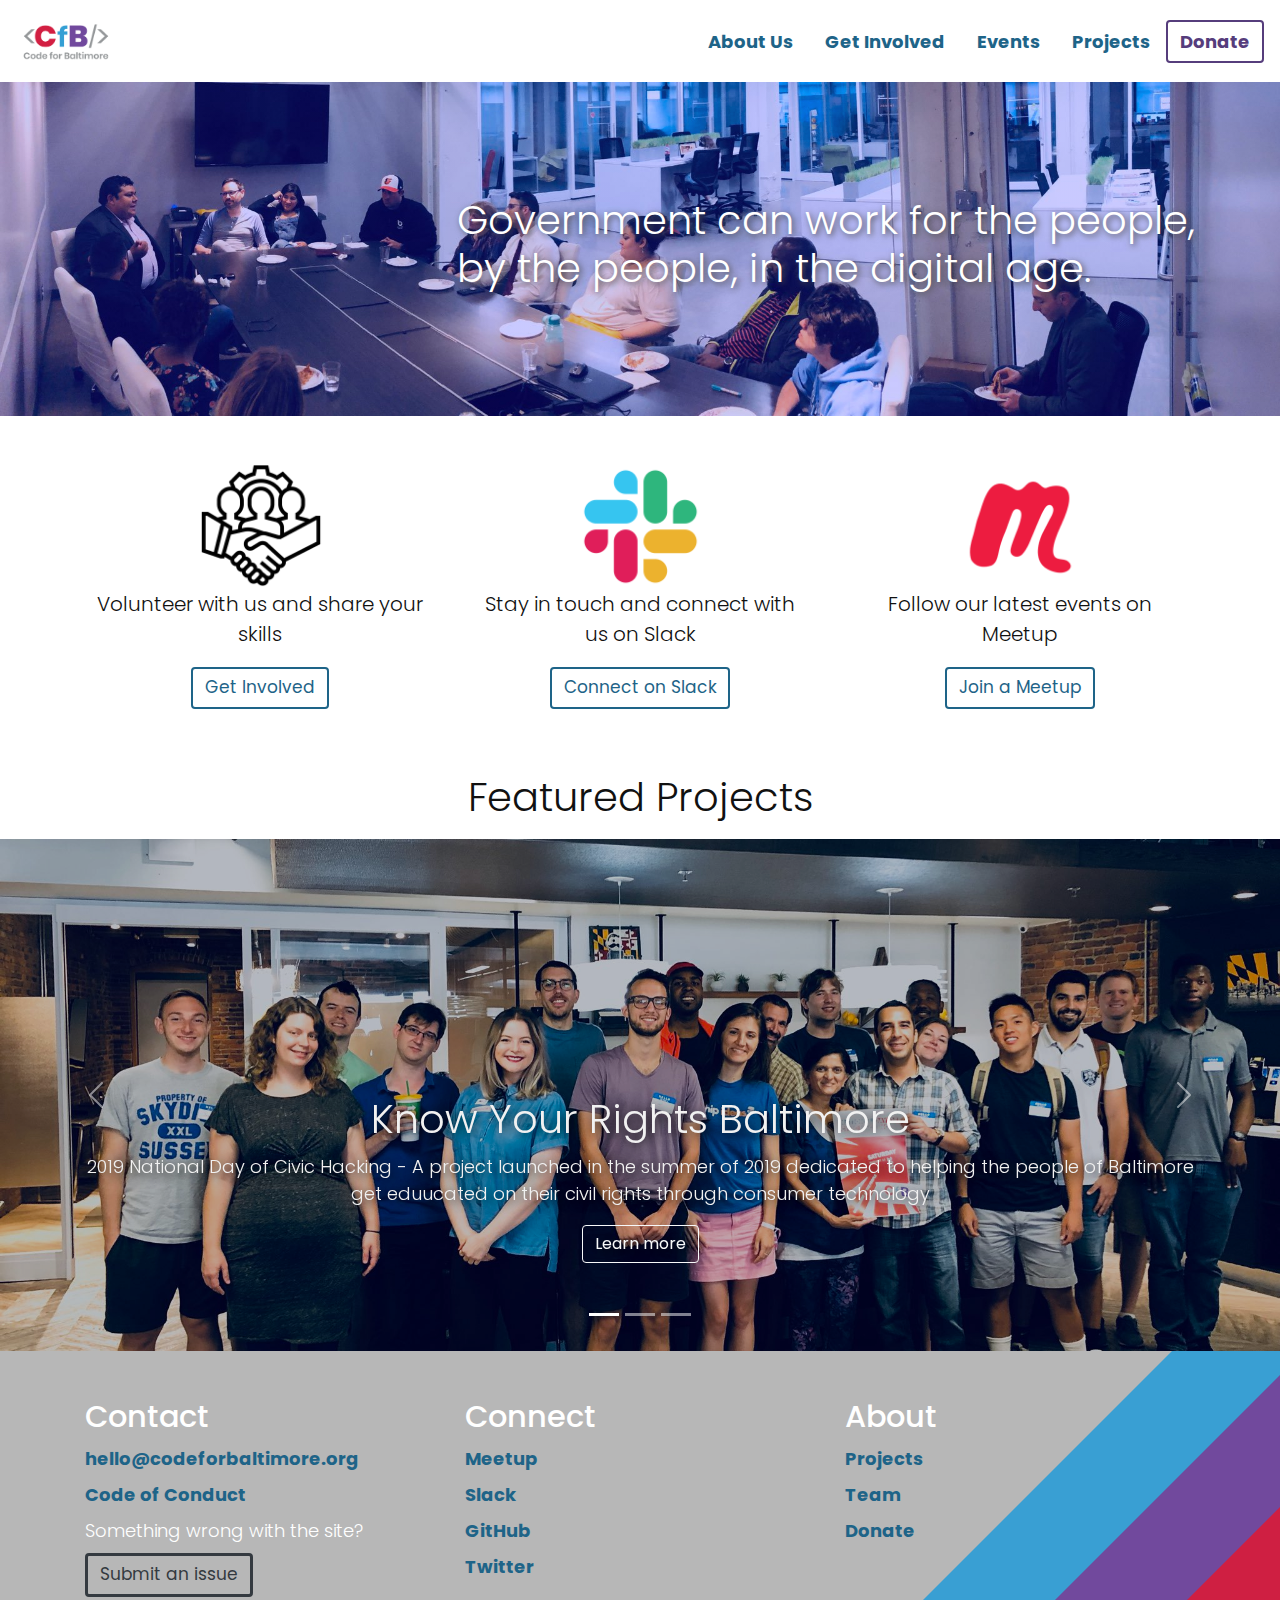
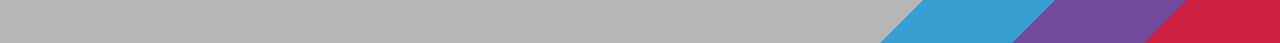
<file: index.html>
<!DOCTYPE html>
<html>

  <head>

    <meta charset="utf-8">
    <meta http-equiv="X-UA-Compatible" content="IE=edge">
    <meta name="viewport" content="width=device-width, initial-scale=1">

    <link rel="shortcut icon" href="/favicon.ico" type="image/x-icon">
    <link rel="icon" href="/favicon.ico" type="image/x-icon">

    <title>Home | Code For Baltimore</title>
    <meta name="description" content="Part of the Code for America Brigade network, we are a volunteer group of developers, designers, data geeks, and citizen activists who use creative technology to solve civic and social problems.">

  	<link href="https://fonts.googleapis.com/css?family=Poppins" rel="stylesheet">

    <link rel="stylesheet" href="https://stackpath.bootstrapcdn.com/bootstrap/4.4.1/css/bootstrap.min.css" integrity="sha384-Vkoo8x4CGsO3+Hhxv8T/Q5PaXtkKtu6ug5TOeNV6gBiFeWPGFN9MuhOf23Q9Ifjh" crossorigin="anonymous">
    <link rel="stylesheet" href="css/cfb.css">
    <link rel="canonical" href="http://codeforbaltimore.org/">
    <link rel="alternate" type="application/rss+xml" title="Code For Baltimore" href="http://codeforbaltimore.org/feed.xml" />

  </head>

  <body>

    <nav class="navbar navbar-expand-lg navbar-light">
      <a class="navbar-brand" href="index.html">
        <img src="images/cfb_logo_full.png" width="100" height="56" class="d-inline-block align-top" alt="Code For Baltimore">
      </a>
      <button class="navbar-toggler" type="button" data-toggle="collapse" data-target="#navbarNavAltMarkup" aria-controls="navbarNavAltMarkup" aria-expanded="false" aria-label="Toggle navigation">
        <span class="navbar-toggler-icon"></span>
      </button>
      <div class="collapse navbar-collapse justify-content-end" id="navbarNavAltMarkup">
        <div class="navbar-nav align-items-center">
          <a class="nav-item nav-link" href="about-us.html">About Us</a>
          <a class="nav-item nav-link" href="get-involved.html">Get Involved</a>
          <a class="nav-item nav-link" href="events.html">Events</a>
          <a class="nav-item nav-link" href="projects.html">Projects</a>
          <a role="button" class="btn btn-outline-primary" href="donate.html">Donate</a>
        </div>
      </div>
    </nav>

    <!-- Main jumbotron for a primary marketing message or call to action -->
    <div class="jumbotron">
      <div class="container">
        <div class="d-flex flex-row-reverse">
          <h1 class="display-4 float-right">Government can work for the people,<br> by the people, in the digital age.</h1>
        </div>
      </div>
    </div>

    <div class="container py-4">
      <div class="row text-center intro-action">
        <div class="col-sm p-4">
          <img src="images/icon_join_us.png" class="mx-auto d-block img-fluid" alt="Get involved at hack night icon">
          <p class="lead">Volunteer with us and share your skills</p>
          <a role="button" class="btn btn-outline-primary my-2" href="donate.html">Get Involved</a>
        </div>
        <div class="col-sm p-4">
          <img src="images/icon_slack.png" class="mx-auto d-block img-fluid" alt="Slack logo/icon">
          <p class="lead">Stay in touch and connect with us on Slack</p>
          <a role="button" class="btn btn-outline-primary my-2" target="_blank" href="https://join.slack.com/t/codeforbaltimoreteam/shared_invite/enQtMzYxNzgzNDIyOTQ4LTBhOTdhY2JlZmJhZGQ2ZDZhM2E0MWRhYTYwM2EwZDk1MDU4MTFhNTM0YjVlNTE2YjYyYmY2Y2Q0MzE3MjQxMzI">Connect on Slack</a>
        </div>
        <div class="col-sm p-4">
          <img src="images/icon_meetup.png" class="mx-auto d-block img-fluid" alt="Go to Meetup logo/icon">
          <p class="lead">Follow our latest events on Meetup</p>
          <a role="button" class="btn btn-outline-primary my-2" target="_blank" href="https://www.meetup.com/Code-for-Baltimore/">Join a Meetup</a>
        </div>
      </div>
    </div>

    <h3 class="text-center display-4 py-2" style="font-size: 2.5rem;">Featured Projects</h3>

    <div id="caroNavIndicators" class="carousel slide carousel-fade" data-ride="carousel">
      <ol class="carousel-indicators">
        <li data-target="#caroNavIndicators" data-slide-to="0" class="active"></li>
        <li data-target="#caroNavIndicators" data-slide-to="1"></li>
        <li data-target="#caroNavIndicators" data-slide-to="2"></li>
      </ol>
      <div class="carousel-inner">
        <div class="carousel-item active">
          <img src="images/cfb_project_caro4.jpg" class="d-block w-100 img-fluid" alt="...">
            <div class="content text-center">
              <h3 class="display-4">Know Your Rights Baltimore</h3>
              <p class="d-none d-sm-block">2019 National Day of Civic Hacking - A project launched in the summer of 2019 dedicated to helping the people of Baltimore get eduucated on their civil rights through consumer technology</p>
              <a role="button" class="btn btn-outline-light my-2" target="_blank" href="https://github.com/CodeForBaltimore/KnowYourRightsBaltimore">Learn more</a>
            </div>
        </div>
        <div class="carousel-item">
          <img src="images/cfb_project_caro5.jpg" class="d-block w-100 img-fluid" alt="...">
          <div class="content text-center">
            <h3 class="display-4">Jury Instructions</h3>
            <p class="d-none d-sm-block">A proof of concept app to assist judges/practitioners fill out criminal pattern jury instructions.</p>
            <a role="button" class="btn btn-outline-light my-2" target="_blank" href="https://github.com/CodeForBaltimore/JuryInstructions">Learn more</a>
          </div>
        </div>
        <div class="carousel-item">
          <img src="images/cfb_project_caro6.jpg" class="d-block w-100 img-fluid" alt="...">
          <div class="content text-center">
            <h3 class="display-4">Sync the City</h3>
            <p class="d-none d-sm-block">Synchronizing efforts for change throughout the city. Mapping tool developed in R using the Leaflet library. See projects tab for status of mapping development.</p>
            <a role="button" class="btn btn-outline-light my-2" target="_blank" href="https://github.com/syncthecity">Learn more</a>
          </div>
        </div>
      </div>
      <a class="carousel-control-prev" href="#caroNavIndicators" role="button" data-slide="prev">
        <svg class="bi bi-chevron-left" width="40" height="40" viewBox="0 0 20 20" fill="currentColor" xmlns="http://www.w3.org/2000/svg"><path fill-rule="evenodd" d="M13.354 3.646a.5.5 0 010 .708L7.707 10l5.647 5.646a.5.5 0 01-.708.708l-6-6a.5.5 0 010-.708l6-6a.5.5 0 01.708 0z" clip-rule="evenodd"></path>
        </svg>
        <span class="sr-only">Previous</span>
      </a>
      <a class="carousel-control-next" href="#caroNavIndicators" role="button" data-slide="next">
        <svg class="bi bi-chevron-right" width="40" height="40" viewBox="0 0 20 20" fill="currentColor" xmlns="http://www.w3.org/2000/svg"><path fill-rule="evenodd" d="M6.646 3.646a.5.5 0 01.708 0l6 6a.5.5 0 010 .708l-6 6a.5.5 0 01-.708-.708L12.293 10 6.646 4.354a.5.5 0 010-.708z" clip-rule="evenodd"/></svg>
        <span class="sr-only">Next</span>
      </a>
    </div>

    <footer class="site-footer t-margin--top l-before-angled" style="margin-top: 0rem;">

    	<svg xmlns="http://www.w3.org/2000/svg"  width="100px" height="100px" viewBox="0 0 100 100" version="1.1" class="corner_btm">
      	<g>
      		<path d="M 0,100 100,100 100,0 Z" style="fill:#399fd3"/>
      		<path d="M 33,100 100,100 100,33 Z" style="fill:#71499d"/>
      		<path d="M 66,100 100,100 100,66 Z" style="fill:#cf1f42"/>
      	</g>
      </svg>

      <div class="container">
        <div class="row">
          <div class="col-sm">
            <h2>Contact</h2>
            <ul>
              <li><a href="mailto:hello@codeforbaltimore.org">hello@codeforbaltimore.org</a></li>
              <li><a href="code-for-conduct.html">Code of Conduct</a></li>
              <li>Something wrong with the site?</li>
              <a role="button" class="btn btn-outline-dark" href="https://github.com/CodeForBaltimore/codeforbaltimore.github.io/issues">Submit an issue</a>
            </ul>
          </div>
          <div class="col-sm">
            <h2>Connect</h2>
            <ul>
              <li><a href="https://www.meetup.com/Code-for-Baltimore/" target="_blank">Meetup</a></li>
              <li><a href="https://join.slack.com/t/codeforbaltimoreteam/shared_invite/enQtMzYxNzgzNDIyOTQ4LTBhOTdhY2JlZmJhZGQ2ZDZhM2E0MWRhYTYwM2EwZDk1MDU4MTFhNTM0YjVlNTE2YjYyYmY2Y2Q0MzE3MjQxMzI" target="_blank">Slack</a></li>
              <li><a href="https://github.com/CodeForBaltimore" target="_blank">GitHub</a></li>
              <li><a href="https://twitter.com/@codeforbmore" target="_blank">Twitter</a></li>
            </ul>
          </div>
          <div class="col-sm">
            <h2>About</h2>
            <ul>
              <li><a href="projects.html">Projects</a></li>
              <li><a href="about-us.html">Team</a></li>
              <li><a href="donate.html">Donate</a></li>
            </ul>
          </div>
        </div>
      </div>

    </footer>

    <script src="js/cfb.js"></script>
    <script src="https://code.jquery.com/jquery-3.4.1.slim.min.js" integrity="sha384-J6qa4849blE2+poT4WnyKhv5vZF5SrPo0iEjwBvKU7imGFAV0wwj1yYfoRSJoZ+n" crossorigin="anonymous"></script>
    <script src="https://cdn.jsdelivr.net/npm/popper.js@1.16.0/dist/umd/popper.min.js" integrity="sha384-Q6E9RHvbIyZFJoft+2mJbHaEWldlvI9IOYy5n3zV9zzTtmI3UksdQRVvoxMfooAo" crossorigin="anonymous"></script>
    <script src="https://stackpath.bootstrapcdn.com/bootstrap/4.4.1/js/bootstrap.min.js" integrity="sha384-wfSDF2E50Y2D1uUdj0O3uMBJnjuUD4Ih7YwaYd1iqfktj0Uod8GCExl3Og8ifwB6" crossorigin="anonymous"></script>
    <script>
      (function(i,s,o,g,r,a,m){i['GoogleAnalyticsObject']=r;i[r]=i[r]||function(){
      (i[r].q=i[r].q||[]).push(arguments)},i[r].l=1*new Date();a=s.createElement(o),
      m=s.getElementsByTagName(o)[0];a.async=1;a.src=g;m.parentNode.insertBefore(a,m)
      })(window,document,'script','//www.google-analytics.com/analytics.js','ga');

      ga('create', 'INSERT_GA_ID', 'auto');
      ga('send', 'pageview');

    </script>

  </body>

</html>
</file>
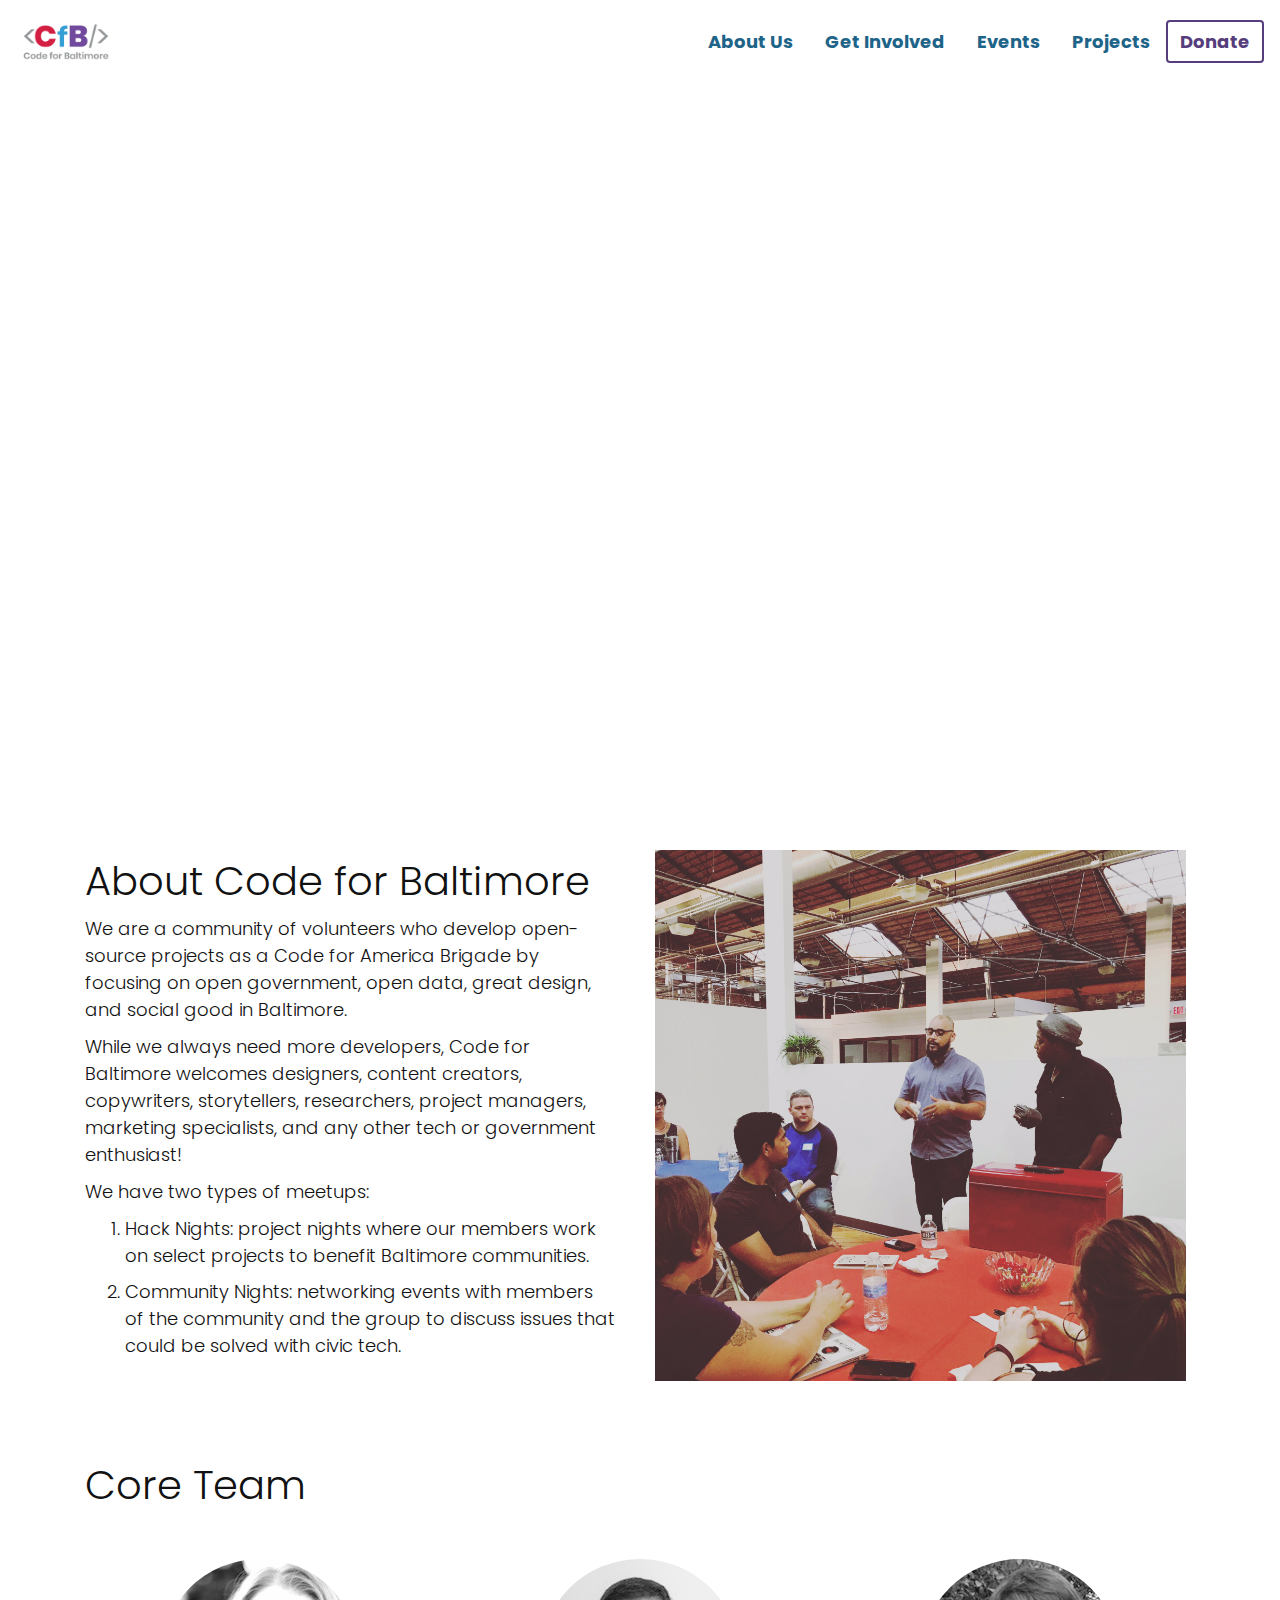
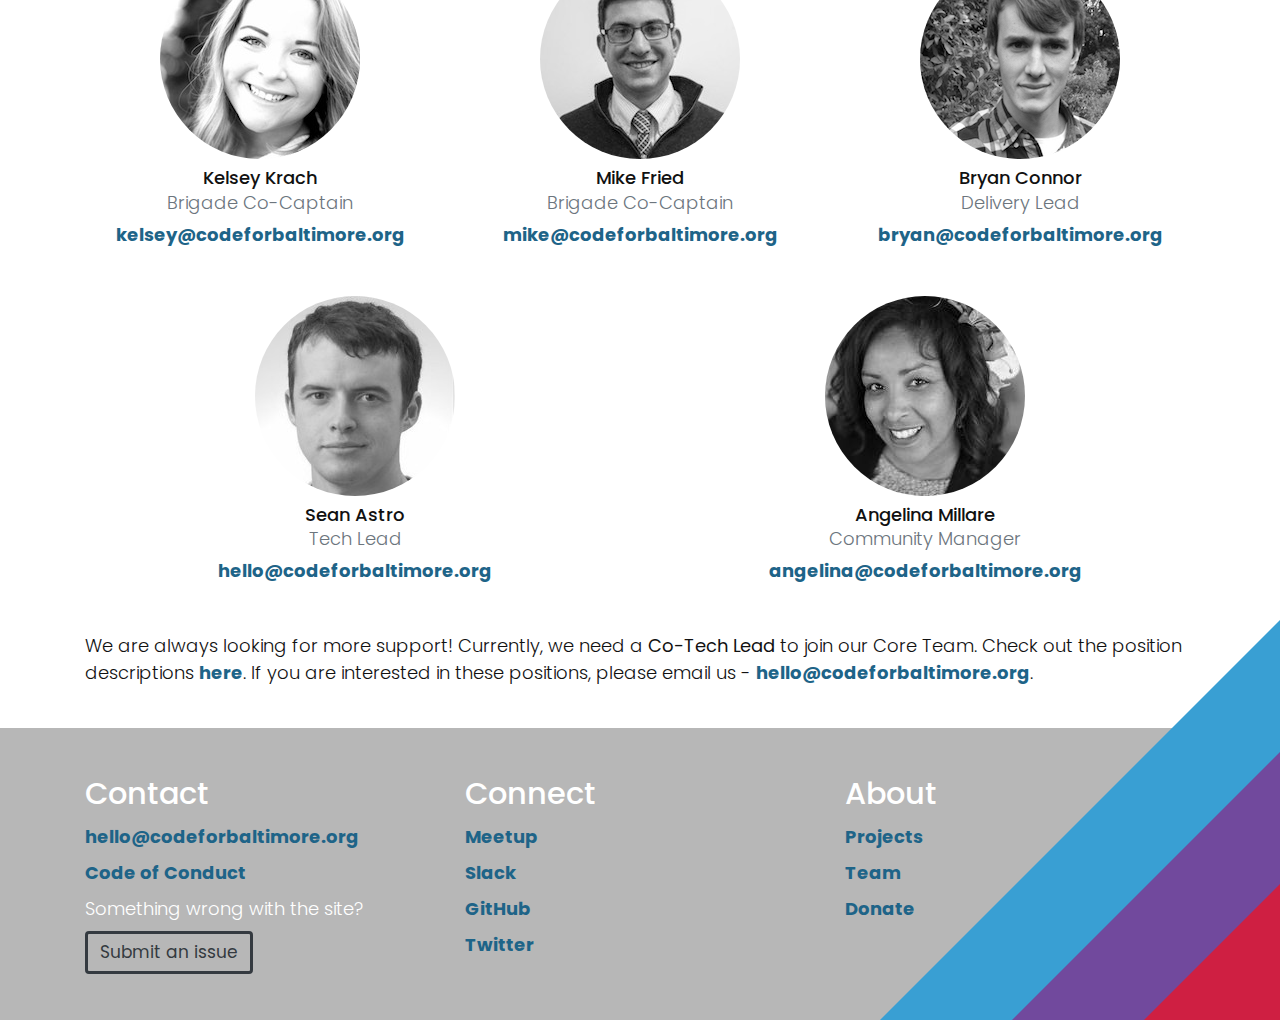
<file: about-us.html>
<!DOCTYPE html>
<html>

  <head>

    <meta charset="utf-8">
    <meta http-equiv="X-UA-Compatible" content="IE=edge">
    <meta name="viewport" content="width=device-width, initial-scale=1">

    <link rel="shortcut icon" href="/favicon.ico" type="image/x-icon">
    <link rel="icon" href="/favicon.ico" type="image/x-icon">

    <title>About Us | Code For Baltimore</title>
    <meta name="description" content="Part of the Code for America Brigade network, we are a volunteer group of developers, designers, data geeks, and citizen activists who use creative technology to solve civic and social problems.">

  	<link href="https://fonts.googleapis.com/css?family=Poppins" rel="stylesheet">

    <link rel="stylesheet" href="https://stackpath.bootstrapcdn.com/bootstrap/4.4.1/css/bootstrap.min.css" integrity="sha384-Vkoo8x4CGsO3+Hhxv8T/Q5PaXtkKtu6ug5TOeNV6gBiFeWPGFN9MuhOf23Q9Ifjh" crossorigin="anonymous">
    <link rel="stylesheet" href="css/cfb.css">
    <link rel="canonical" href="http://codeforbaltimore.org/">
    <link rel="alternate" type="application/rss+xml" title="Code For Baltimore" href="http://codeforbaltimore.org/feed.xml" />

  </head>

  <body>

    <nav class="navbar navbar-expand-lg navbar-light">
      <a class="navbar-brand" href="index.html">
        <img src="images/cfb_logo_full.png" width="100" height="56" class="d-inline-block align-top" alt="Code For Baltimore">
      </a>
      <button class="navbar-toggler" type="button" data-toggle="collapse" data-target="#navbarNavAltMarkup" aria-controls="navbarNavAltMarkup" aria-expanded="false" aria-label="Toggle navigation">
        <span class="navbar-toggler-icon"></span>
      </button>
      <div class="collapse navbar-collapse justify-content-end" id="navbarNavAltMarkup">
        <div class="navbar-nav align-items-center">
          <a class="nav-item nav-link" href="about-us.html">About Us</a>
          <a class="nav-item nav-link" href="get-involved.html">Get Involved</a>
          <a class="nav-item nav-link" href="events.html">Events</a>
          <a class="nav-item nav-link" href="projects.html">Projects</a>
          <a role="button" class="btn btn-outline-primary" href="donate.html">Donate</a>
        </div>
      </div>
    </nav>

    <div class='embed-container'>
      <iframe src='https://www.youtube.com/embed//mYzMl_HnEZU' frameborder='0' allowfullscreen></iframe>
    </div>

    <div class="container">

      <div class="row py-4" id="about-us">
        <div class="col-sm py-2 my-auto">
          <h1 class="display-4">About Code for Baltimore</h1>
          <p>We are a community of volunteers who develop open-source projects as a Code for America Brigade by focusing on open government, open data, great design, and social good in Baltimore.</p>
          <p>While we always need more developers, Code for Baltimore welcomes designers, content creators, copywriters, storytellers, researchers, project managers, marketing specialists, and any other tech or government enthusiast!<p>

          <p>We have two types of meetups:</p>
          <ol>
            <li>Hack Nights: project nights where our members work on select projects to benefit Baltimore communities.</li>
            <li>Community Nights: networking events with members of the community and the group to discuss issues that could be solved with civic tech.</li>
          </ol>
        </div>
        <div class="col-sm p-4">
          <img src="images/cfb-about-header.jpg" class="img-fluid" alt="Code for Baltimore Welcome image">
        </div>
      </div>

      <div class="row py-4" id="team">

        <div class="col-sm-12 py-2">

          <h3 class="display-4">Core Team</h3>

          <div class="row text-center py-3">
            <div class="col-sm-4 py-4 mx-auto">
              <img src="images/kelsey-200.jpg" class="img-fluid mb-2" alt="Kelsey Krach">
              <h4>Kelsey Krach</h4>
              <p class="text-muted">Brigade Co-Captain</p>
              <a href="mailto:kelsey@codeforbaltimore.org">kelsey@codeforbaltimore.org</a>
            </div>
            <div class="col-sm-4 py-4 mx-auto">
              <img src="images/mike-200.jpg" class="img-fluid mb-2" alt="Mike Fried">
              <h4>Mike Fried</h4>
              <p class="text-muted">Brigade Co-Captain</p>
              <a href="mailto:mike@codeforbaltimore.org">mike@codeforbaltimore.org</a>
            </div>
            <div class="col-sm-4 py-4 mx-auto">
              <img src="images/bryan-200.jpg" class="img-fluid mb-2" alt="Bryan Connor">
              <h4>Bryan Connor</h4>
              <p class="text-muted">Delivery Lead</p>
              <a href="mailto:bryan@codeforbaltimore.org">bryan@codeforbaltimore.org</a>
            </div>
            <div class="col-sm-4 py-4 mx-auto">
              <img src="images/sean-200.jpg" class="img-fluid mb-2" alt="Sean Astro">
              <h4>Sean Astro</h4>
              <p class="text-muted">Tech Lead</p>
              <a href="mailto:hello@codeforbaltimore.org">hello@codeforbaltimore.org</a>
            </div>
            <div class="col-sm-4 py-4 mx-auto">
              <img src="images/angelina-200.jpg" class="img-fluid mb-2" alt="Angelina Millare">
              <h4>Angelina Millare</h4>
              <p class="text-muted">Community Manager</p>
              <a href="mailto:angelina@codeforbaltimore.org">angelina@codeforbaltimore.org</a>
            </div>
          </div>

          <p class="mt-2">We are always looking for more support! Currently, we need a <strong>Co-Tech Lead</strong> to join our Core Team. Check out the position descriptions <a href="https://docs.google.com/document/d/1sZN4Ct-JjMgDASn_QNjWur7SY0M_6rst5BnxKXV4qn8/edit" target="_blank">here</a>. If you are interested in these positions, please email us - <a href="mailto:hello@codeforbaltimore.org" target="_blank">hello@codeforbaltimore.org</a>.</p>

        </div>

      </div>

    </div>

      <footer class="site-footer t-margin--top l-before-angled" style="margin-top: 0rem;">

      	<svg xmlns="http://www.w3.org/2000/svg"  width="100px" height="100px" viewBox="0 0 100 100" version="1.1" class="corner_btm">
        	<g>
        		<path d="M 0,100 100,100 100,0 Z" style="fill:#399fd3"/>
        		<path d="M 33,100 100,100 100,33 Z" style="fill:#71499d"/>
        		<path d="M 66,100 100,100 100,66 Z" style="fill:#cf1f42"/>
        	</g>
        </svg>

        <div class="container">
          <div class="row">
            <div class="col-sm">
              <h2>Contact</h2>
              <ul>
                <li><a href="mailto:hello@codeforbaltimore.org">hello@codeforbaltimore.org</a></li>
                <li><a href="code-for-conduct.html">Code of Conduct</a></li>
                <li>Something wrong with the site?</li>
                <a role="button" class="btn btn-outline-dark" href="https://github.com/CodeForBaltimore/codeforbaltimore.github.io/issues">Submit an issue</a>
              </ul>
            </div>
            <div class="col-sm">
              <h2>Connect</h2>
              <ul>
                <li><a href="https://www.meetup.com/Code-for-Baltimore/" target="_blank">Meetup</a></li>
                <li><a href="https://join.slack.com/t/codeforbaltimoreteam/shared_invite/enQtMzYxNzgzNDIyOTQ4LTBhOTdhY2JlZmJhZGQ2ZDZhM2E0MWRhYTYwM2EwZDk1MDU4MTFhNTM0YjVlNTE2YjYyYmY2Y2Q0MzE3MjQxMzI" target="_blank">Slack</a></li>
                <li><a href="https://github.com/CodeForBaltimore" target="_blank">GitHub</a></li>
                <li><a href="https://twitter.com/@codeforbmore" target="_blank">Twitter</a></li>
              </ul>
            </div>
            <div class="col-sm">
              <h2>About</h2>
              <ul>
                <li><a href="projects.html">Projects</a></li>
                <li><a href="about-us.html#team">Team</a></li>
                <li><a href="donate.html">Donate</a></li>
              </ul>
            </div>
          </div>
        </div>

    </footer>

    <script src="js/cfb.js"></script>
    <script src="https://code.jquery.com/jquery-3.4.1.slim.min.js" integrity="sha384-J6qa4849blE2+poT4WnyKhv5vZF5SrPo0iEjwBvKU7imGFAV0wwj1yYfoRSJoZ+n" crossorigin="anonymous"></script>
    <script src="https://cdn.jsdelivr.net/npm/popper.js@1.16.0/dist/umd/popper.min.js" integrity="sha384-Q6E9RHvbIyZFJoft+2mJbHaEWldlvI9IOYy5n3zV9zzTtmI3UksdQRVvoxMfooAo" crossorigin="anonymous"></script>
    <script src="https://stackpath.bootstrapcdn.com/bootstrap/4.4.1/js/bootstrap.min.js" integrity="sha384-wfSDF2E50Y2D1uUdj0O3uMBJnjuUD4Ih7YwaYd1iqfktj0Uod8GCExl3Og8ifwB6" crossorigin="anonymous"></script>
    <script>
      (function(i,s,o,g,r,a,m){i['GoogleAnalyticsObject']=r;i[r]=i[r]||function(){
      (i[r].q=i[r].q||[]).push(arguments)},i[r].l=1*new Date();a=s.createElement(o),
      m=s.getElementsByTagName(o)[0];a.async=1;a.src=g;m.parentNode.insertBefore(a,m)
      })(window,document,'script','//www.google-analytics.com/analytics.js','ga');

      ga('create', 'INSERT_GA_ID', 'auto');
      ga('send', 'pageview');

    </script>

  </body>

</html>
</file>
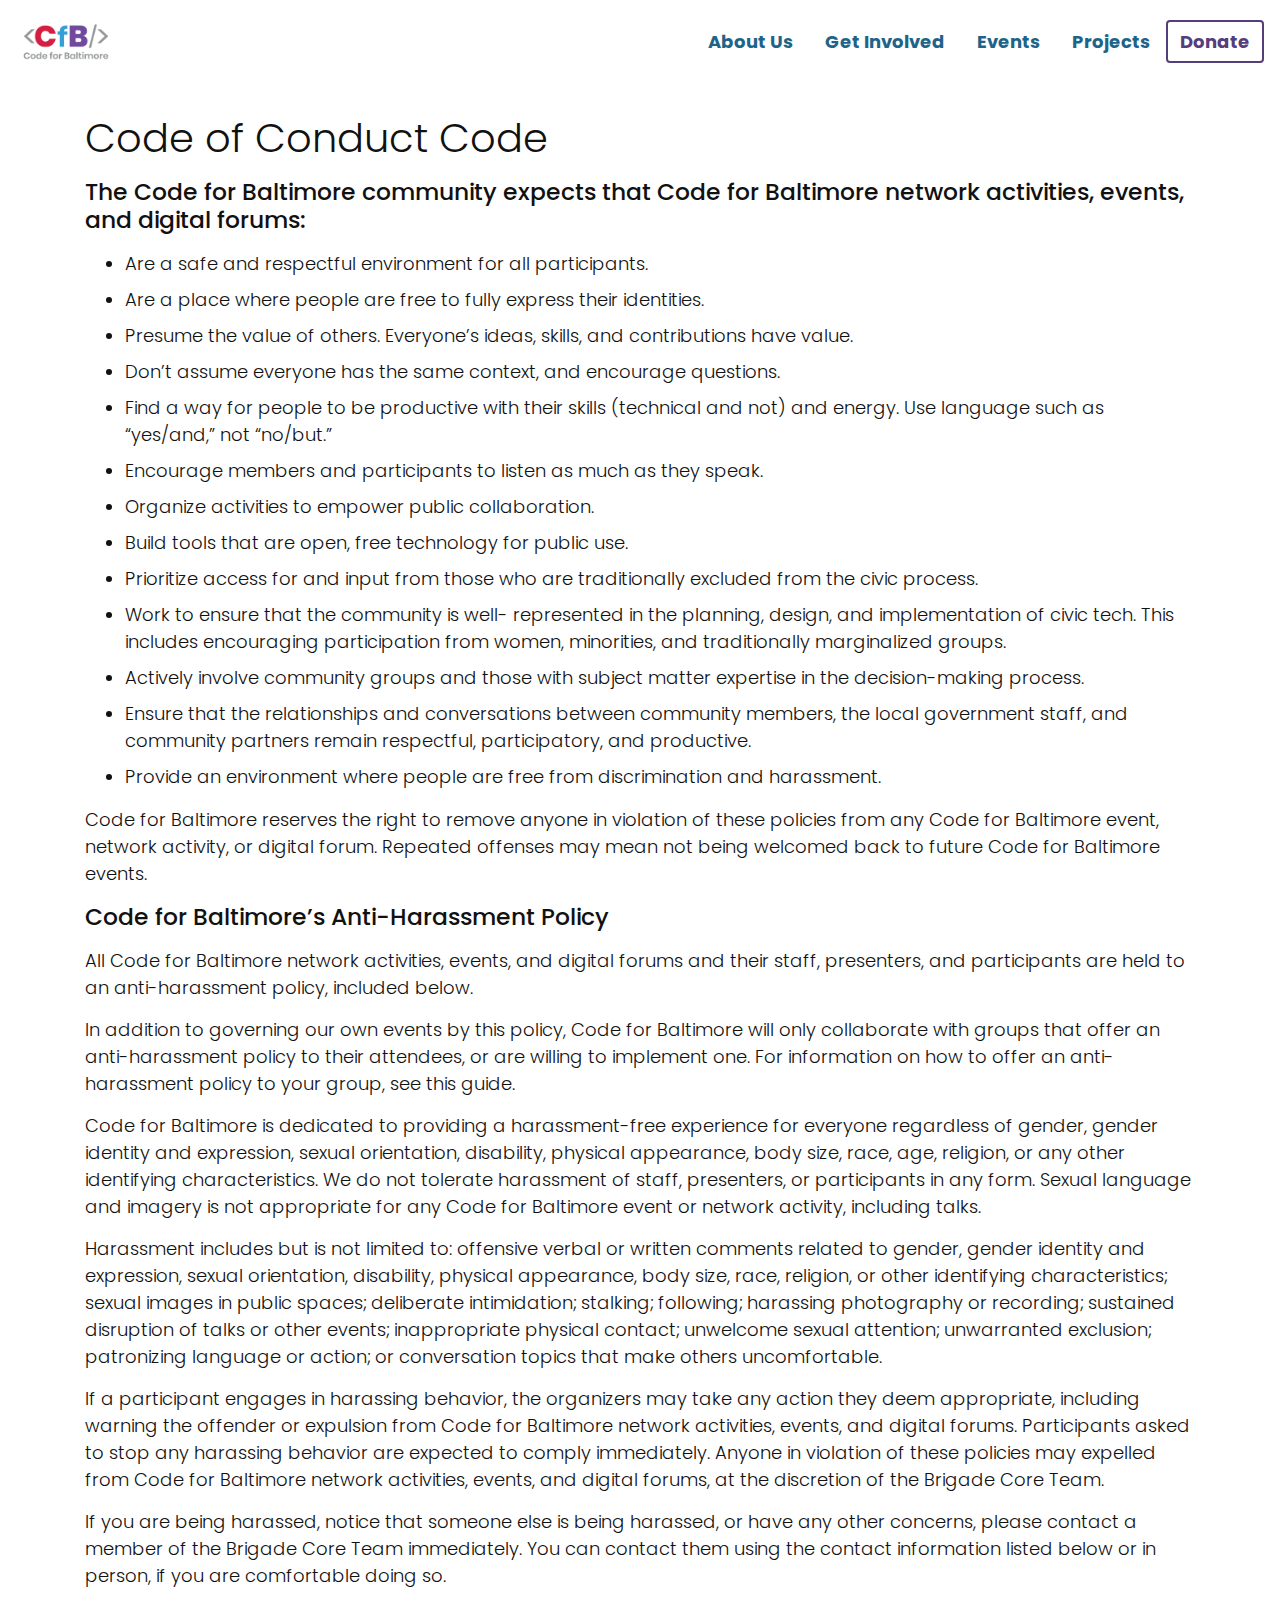
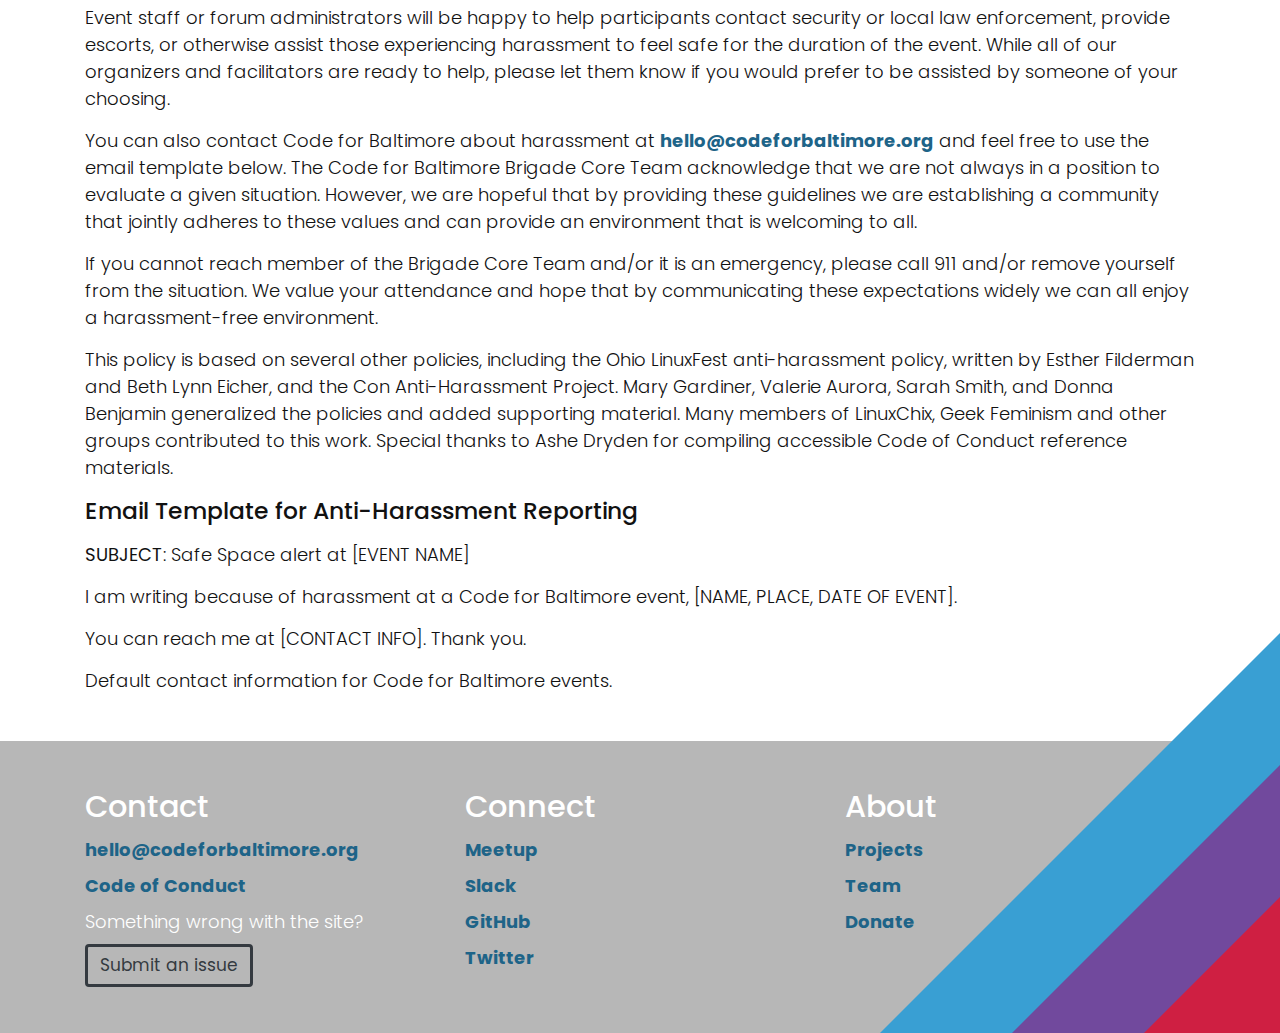
<file: code-for-conduct.html>
<!DOCTYPE html>
<html>

  <head>

    <meta charset="utf-8">
    <meta http-equiv="X-UA-Compatible" content="IE=edge">
    <meta name="viewport" content="width=device-width, initial-scale=1">

    <link rel="shortcut icon" href="/favicon.ico" type="image/x-icon">
    <link rel="icon" href="/favicon.ico" type="image/x-icon">

    <title>Code of Conduct | Code For Baltimore</title>
    <meta name="description" content="Part of the Code for America Brigade network, we are a volunteer group of developers, designers, data geeks, and citizen activists who use creative technology to solve civic and social problems.">

  	<link href="https://fonts.googleapis.com/css?family=Poppins" rel="stylesheet">

    <link rel="stylesheet" href="https://stackpath.bootstrapcdn.com/bootstrap/4.4.1/css/bootstrap.min.css" integrity="sha384-Vkoo8x4CGsO3+Hhxv8T/Q5PaXtkKtu6ug5TOeNV6gBiFeWPGFN9MuhOf23Q9Ifjh" crossorigin="anonymous">
    <link rel="stylesheet" href="css/cfb.css">
    <link rel="canonical" href="http://codeforbaltimore.org/">
    <link rel="alternate" type="application/rss+xml" title="Code For Baltimore" href="http://codeforbaltimore.org/feed.xml" />

<style>
p {margin-bottom: 15px;}
</style>
  </head>

  <body>

    <nav class="navbar navbar-expand-lg navbar-light">
      <a class="navbar-brand" href="index.html">
        <img src="images/cfb_logo_full.png" width="100" height="56" class="d-inline-block align-top" alt="Code For Baltimore">
      </a>
      <button class="navbar-toggler" type="button" data-toggle="collapse" data-target="#navbarNavAltMarkup" aria-controls="navbarNavAltMarkup" aria-expanded="false" aria-label="Toggle navigation">
        <span class="navbar-toggler-icon"></span>
      </button>
      <div class="collapse navbar-collapse justify-content-end" id="navbarNavAltMarkup">
        <div class="navbar-nav align-items-center">
          <a class="nav-item nav-link" href="about-us.html">About Us</a>
          <a class="nav-item nav-link" href="get-involved.html">Get Involved</a>
          <a class="nav-item nav-link" href="events.html">Events</a>
          <a class="nav-item nav-link" href="projects.html">Projects</a>
          <a role="button" class="btn btn-outline-primary" href="donate.html">Donate</a>
        </div>
      </div>
    </nav>


    <div class="container">
      <div class="row py-4" id="about-us">
        <div class="col-sm py-2 my-auto">
          <h1 class="display-4">Code of Conduct Code</h1>

              <h3 class="my-3">The Code for Baltimore community expects that Code for Baltimore network activities, events, and digital forums:</h3>

              <ul>
                <li>Are a safe and respectful environment for all participants.</li>
                <li>Are a place where people are free to fully express their identities.</li>
                <li>Presume the value of others. Everyone’s ideas, skills, and contributions have value.</li>
                <li>Don’t assume everyone has the same context, and encourage questions.</li>
                <li>Find a way for people to be productive with their skills (technical and not) and energy. Use language such as “yes/and,” not “no/but.”</li>
                <li>Encourage members and participants to listen as much as they speak.</li>
                <li>Organize activities to empower public collaboration.</li>
                <li>Build tools that are open, free technology for public use.</li>
                <li>Prioritize access for and input from those who are traditionally excluded from the civic process.</li>
                <li>Work to ensure that the community is well- represented in the planning, design, and implementation of civic tech. This includes encouraging participation from women, minorities, and traditionally marginalized groups.</li>
                <li>Actively involve community groups and those with subject matter expertise in the decision-making process.</li>
                <li>Ensure that the relationships and conversations between community members, the local government staff, and community partners remain respectful, participatory, and productive.</li>
                <li>Provide an environment where people are free from discrimination and harassment.</li>
              </ul>

              <p>Code for Baltimore reserves the right to remove anyone in violation of these policies from any Code for Baltimore event, network activity, or digital forum. Repeated offenses may mean not being welcomed back to future Code for Baltimore events.</p>

              <h3 class="my-3">Code for Baltimore’s Anti-Harassment Policy</h3>

              <p>All Code for Baltimore network activities, events, and digital forums  and their staff, presenters, and participants are held to an anti-harassment policy, included below.</p>

              <p>In addition to governing our own events by this policy, Code for Baltimore will only collaborate with groups that offer an anti-harassment policy to their attendees, or are willing to implement one. For information on how to offer an anti-harassment policy to your group, see this guide.</p>

              <p>Code for Baltimore is dedicated to providing a harassment-free experience for everyone regardless of gender, gender identity and expression, sexual orientation, disability, physical appearance, body size, race, age, religion, or any other identifying characteristics. We do not tolerate harassment of staff, presenters, or participants in any form. Sexual language and imagery is not appropriate for any Code for Baltimore event or network activity, including talks.</p>

              <p>Harassment includes but is not limited to: offensive verbal or written comments related to gender, gender identity and expression, sexual orientation, disability, physical appearance, body size, race, religion, or other identifying characteristics; sexual images in public spaces; deliberate intimidation; stalking; following; harassing photography or recording; sustained disruption of talks or other events; inappropriate physical contact;  unwelcome sexual attention; unwarranted exclusion; patronizing language or action; or conversation topics that make others uncomfortable.</p>

              <p>If a participant engages in harassing behavior, the organizers may take any action they deem appropriate, including warning the offender or expulsion from Code for Baltimore network activities, events, and digital forums. Participants asked to stop any harassing behavior are expected to comply immediately. Anyone in violation of these policies may expelled from Code for Baltimore network activities, events, and digital forums, at the discretion of the Brigade Core Team.</p>

              <p>If you are being harassed, notice that someone else is being harassed, or have any other concerns, please contact a member of the Brigade Core Team immediately. You can contact them using the contact information listed below or in person, if you are comfortable doing so.</p>

              <p>Event staff or forum administrators will be happy to help participants contact security or local law enforcement, provide escorts, or otherwise assist those experiencing harassment to feel safe for the duration of the event. While all of our organizers and facilitators are ready to help, please let them know if you would prefer to be assisted by someone of your choosing.</p>

              <p>You can also contact Code for Baltimore about harassment at <a href="mailto:hello@codeforbaltimore.org">hello@codeforbaltimore.org</a> and feel free to use the email template below. The Code for Baltimore Brigade Core Team acknowledge that we are not always in a position to evaluate a given situation. However, we are hopeful that by providing these guidelines we are establishing a community that jointly adheres to these values and can provide an environment that is welcoming to all.</p>

              <p>If you cannot reach member of the Brigade Core Team and/or it is an emergency, please call 911 and/or remove yourself from the situation. We value your attendance and hope that by communicating these expectations widely we can all enjoy a harassment-free environment.</p>

              <p>This policy is based on several other policies, including the Ohio LinuxFest anti-harassment policy, written by Esther Filderman and Beth Lynn Eicher, and the Con Anti-Harassment Project. Mary Gardiner, Valerie Aurora, Sarah Smith, and Donna Benjamin generalized the policies and added supporting material. Many members of LinuxChix, Geek Feminism and other groups contributed to this work. Special thanks to Ashe Dryden for compiling accessible Code of Conduct reference materials.</p>

              <h3 class="my-3">Email Template for Anti-Harassment Reporting</h3>

              <p><strong>SUBJECT</strong>: Safe Space alert at [EVENT NAME]</p>

              <p>I am writing because of harassment at a Code for Baltimore event, [NAME, PLACE, DATE OF EVENT].</p>

              <p>You can reach me at [CONTACT INFO]. Thank you.</p>

              <p>Default contact information for Code for Baltimore events.</p>
          </div>
      </div>
    </div>

      <footer class="site-footer t-margin--top l-before-angled" style="margin-top: 0rem;">

      	<svg xmlns="http://www.w3.org/2000/svg"  width="100px" height="100px" viewBox="0 0 100 100" version="1.1" class="corner_btm">
        	<g>
        		<path d="M 0,100 100,100 100,0 Z" style="fill:#399fd3"/>
        		<path d="M 33,100 100,100 100,33 Z" style="fill:#71499d"/>
        		<path d="M 66,100 100,100 100,66 Z" style="fill:#cf1f42"/>
        	</g>
        </svg>

        <div class="container">
          <div class="row">
            <div class="col-sm">
              <h2>Contact</h2>
              <ul>
                <li><a href="mailto:hello@codeforbaltimore.org">hello@codeforbaltimore.org</a></li>
                <li><a href="code-for-conduct.html">Code of Conduct</a></li>
                <li>Something wrong with the site?</li>
                <a role="button" class="btn btn-outline-dark" href="https://github.com/CodeForBaltimore/codeforbaltimore.github.io/issues">Submit an issue</a>
              </ul>
            </div>
            <div class="col-sm">
              <h2>Connect</h2>
              <ul>
                <li><a href="https://www.meetup.com/Code-for-Baltimore/" target="_blank">Meetup</a></li>
                <li><a href="https://join.slack.com/t/codeforbaltimoreteam/shared_invite/enQtMzYxNzgzNDIyOTQ4LTBhOTdhY2JlZmJhZGQ2ZDZhM2E0MWRhYTYwM2EwZDk1MDU4MTFhNTM0YjVlNTE2YjYyYmY2Y2Q0MzE3MjQxMzI" target="_blank">Slack</a></li>
                <li><a href="https://github.com/CodeForBaltimore" target="_blank">GitHub</a></li>
                <li><a href="https://twitter.com/@codeforbmore" target="_blank">Twitter</a></li>
              </ul>
            </div>
            <div class="col-sm">
              <h2>About</h2>
              <ul>
                <li><a href="projects.html">Projects</a></li>
                <li><a href="about-us.html#team">Team</a></li>
                <li><a href="donate.html">Donate</a></li>
              </ul>
            </div>
          </div>
        </div>

    </footer>

    <script src="js/cfb.js"></script>
    <script src="https://code.jquery.com/jquery-3.4.1.slim.min.js" integrity="sha384-J6qa4849blE2+poT4WnyKhv5vZF5SrPo0iEjwBvKU7imGFAV0wwj1yYfoRSJoZ+n" crossorigin="anonymous"></script>
    <script src="https://cdn.jsdelivr.net/npm/popper.js@1.16.0/dist/umd/popper.min.js" integrity="sha384-Q6E9RHvbIyZFJoft+2mJbHaEWldlvI9IOYy5n3zV9zzTtmI3UksdQRVvoxMfooAo" crossorigin="anonymous"></script>
    <script src="https://stackpath.bootstrapcdn.com/bootstrap/4.4.1/js/bootstrap.min.js" integrity="sha384-wfSDF2E50Y2D1uUdj0O3uMBJnjuUD4Ih7YwaYd1iqfktj0Uod8GCExl3Og8ifwB6" crossorigin="anonymous"></script>
    <script>
      (function(i,s,o,g,r,a,m){i['GoogleAnalyticsObject']=r;i[r]=i[r]||function(){
      (i[r].q=i[r].q||[]).push(arguments)},i[r].l=1*new Date();a=s.createElement(o),
      m=s.getElementsByTagName(o)[0];a.async=1;a.src=g;m.parentNode.insertBefore(a,m)
      })(window,document,'script','//www.google-analytics.com/analytics.js','ga');

      ga('create', 'INSERT_GA_ID', 'auto');
      ga('send', 'pageview');

    </script>

  </body>

</html>
</file>
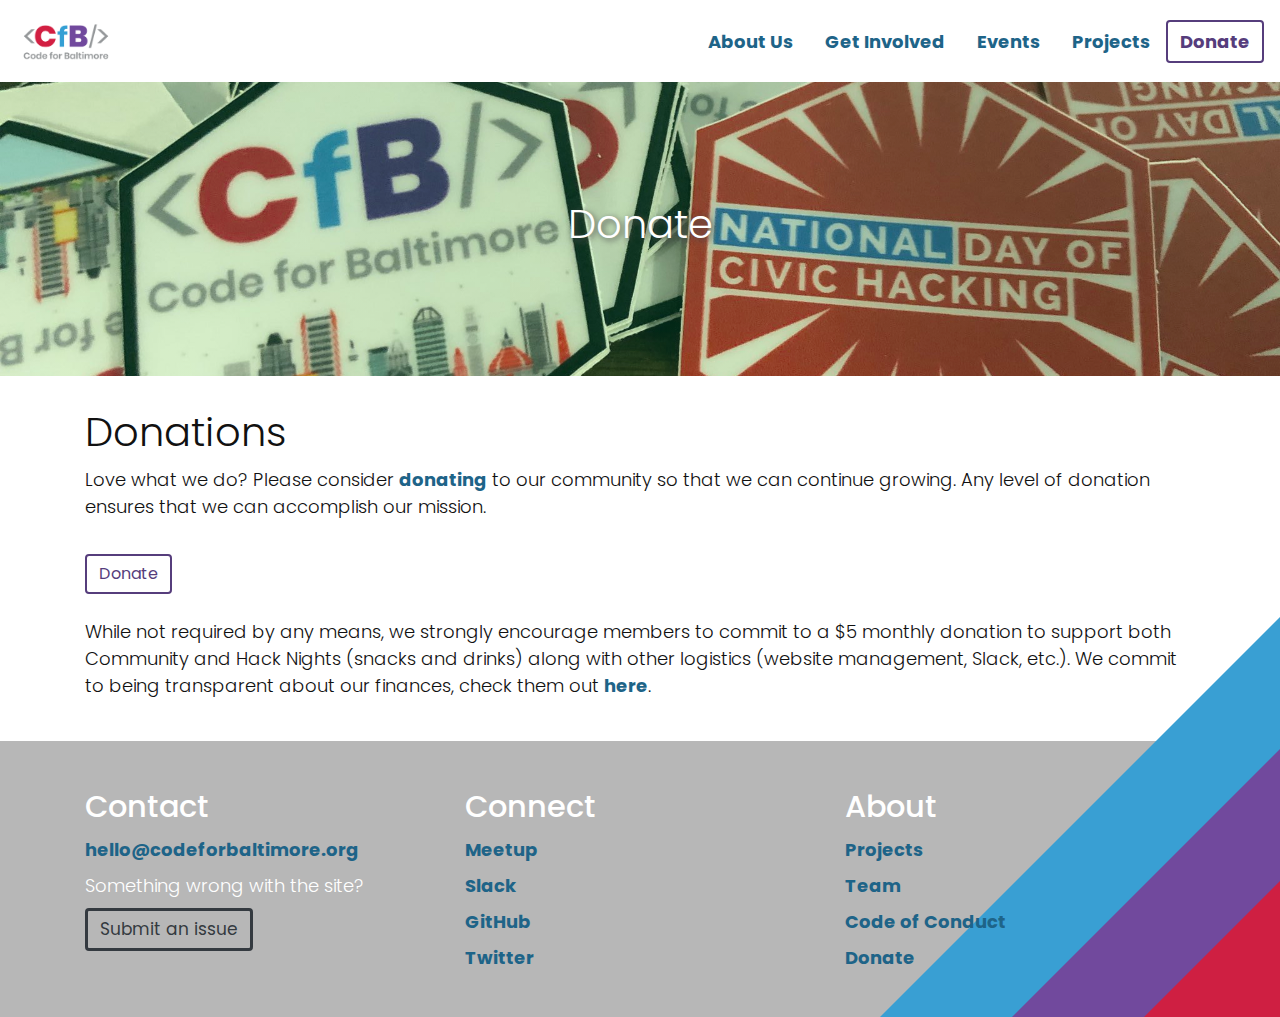
<file: donate.html>
<!DOCTYPE html>
<html lang="en">

  <head>

    <meta charset="utf-8">
    <meta http-equiv="X-UA-Compatible" content="IE=edge">
    <meta name="viewport" content="width=device-width, initial-scale=1">

    <link rel="shortcut icon" href="/favicon.ico" type="image/x-icon">
    <link rel="icon" href="/favicon.ico" type="image/x-icon">

    <title>Donate | Code For Baltimore</title>
    <meta name="description" content="Part of the Code for America Brigade network, we are a volunteer group of developers, designers, data geeks, and citizen activists who use creative technology to solve civic and social problems.">

  	<link href="https://fonts.googleapis.com/css?family=Poppins" rel="stylesheet">

    <link rel="stylesheet" href="https://stackpath.bootstrapcdn.com/bootstrap/4.4.1/css/bootstrap.min.css" integrity="sha384-Vkoo8x4CGsO3+Hhxv8T/Q5PaXtkKtu6ug5TOeNV6gBiFeWPGFN9MuhOf23Q9Ifjh" crossorigin="anonymous">
    <link rel="stylesheet" href="https://use.fontawesome.com/releases/v5.7.0/css/all.css" integrity="sha384-lZN37f5QGtY3VHgisS14W3ExzMWZxybE1SJSEsQp9S+oqd12jhcu+A56Ebc1zFSJ" crossorigin="anonymous">
    <link rel="stylesheet" href="css/cfb.css">
    <link rel="canonical" href="http://codeforbaltimore.org/">
    <link rel="alternate" type="application/rss+xml" title="Code For Baltimore" href="http://codeforbaltimore.org/feed.xml" />

  </head>

  <body>

    <nav class="navbar navbar-expand-lg navbar-light">
      <a class="navbar-brand" href="index.html">
        <img src="images/cfb_logo_full.png" width="100" height="56" class="d-inline-block align-top" alt="Code For Baltimore">
      </a>
      <button class="navbar-toggler" type="button" data-toggle="collapse" data-target="#navbarNavAltMarkup" aria-controls="navbarNavAltMarkup" aria-expanded="false" aria-label="Toggle navigation">
        <span class="navbar-toggler-icon"></span>
      </button>
      <div class="collapse navbar-collapse justify-content-end" id="navbarNavAltMarkup">
        <div class="navbar-nav align-items-center">
          <a class="nav-item nav-link effect-underline" href="about-us.html">About Us</a>
          <a class="nav-item nav-link effect-underline" href="get-involved.html">Get Involved</a>
          <a class="nav-item nav-link effect-underline" href="events.html">Events</a>
          <a class="nav-item nav-link effect-underline" href="projects.html">Projects</a>
          <a role="button" class="btn btn-outline-primary" href="donate.html">Donate</a>
        </div>
      </div>
    </nav>

    <!-- Main jumbotron for a primary marketing message or call to action -->
    <div class="jumbotron jumbotron-donate">
      <div class="container">
        <div class="d-block flex-row text-center py-1">
          <h1 class="display-4">Donate</h1>
        </div>
      </div>
    </div>

    <div class="container" id="donate">

      <div class="row py-4">
        <div class="col-sm-12 py-2 my-auto">
          <h3 class="display-4">Donations</h3>
          <p>Love what we do? Please consider <a href="https://www.codeforamerica.org/donate-to-a-brigade?utm_campaign=Code%20for%20Baltimore&utm_source=CodeForBaltimore%20site">donating</a> to our community so that we can continue growing. Any level of donation ensures that we can accomplish our mission.</p>

          <a role="button" class="btn btn-outline-primary text-center my-4" href="https://www.codeforamerica.org/donate-to-a-brigade?utm_campaign=Code%20for%20Baltimore&utm_source=CodeForBaltimore%20site">Donate</a>


          <p>While not required by any means, we strongly encourage members to commit to a $5 monthly donation to support both Community and Hack Nights (snacks and drinks) along with other logistics (website management, Slack, etc.). We commit to being transparent about our finances, check them out <a href="https://docs.google.com/spreadsheets/d/15gDSzLBlnxXVBoo_pD55G8oTnr30B_GUs_07TbMDZAI/edit">here</a>.</p>

        </div>
      </div>

    </div>

    <footer class="site-footer t-margin--top l-before-angled" style="margin-top: 0rem;">

      <svg xmlns="http://www.w3.org/2000/svg"  width="100px" height="100px" viewBox="0 0 100 100" version="1.1" class="corner_btm">
        <g>
          <path d="M 0,100 100,100 100,0 Z" style="fill:#399fd3"/>
          <path d="M 33,100 100,100 100,33 Z" style="fill:#71499d"/>
          <path d="M 66,100 100,100 100,66 Z" style="fill:#cf1f42"/>
        </g>
      </svg>

      <div class="container">
        <div class="row">
          <div class="col-sm">
            <h2>Contact</h2>
            <ul>
              <li><a href="mailto:hello@codeforbaltimore.org">hello@codeforbaltimore.org</a></li>
              <li>Something wrong with the site?</li>
              <li><a role="button" class="btn btn-outline-dark" href="https://github.com/CodeForBaltimore/codeforbaltimore.github.io/issues">Submit an issue</a></li>
            </ul>
          </div>
          <div class="col-sm">
            <h2>Connect</h2>
            <ul>
              <li><a href="https://www.meetup.com/Code-for-Baltimore/" target="_blank">Meetup</a></li>
              <li><a href="https://join.slack.com/t/codeforbaltimoreteam/shared_invite/enQtMzYxNzgzNDIyOTQ4LTBhOTdhY2JlZmJhZGQ2ZDZhM2E0MWRhYTYwM2EwZDk1MDU4MTFhNTM0YjVlNTE2YjYyYmY2Y2Q0MzE3MjQxMzI" target="_blank">Slack</a></li>
              <li><a href="https://github.com/CodeForBaltimore" target="_blank">GitHub</a></li>
              <li><a href="https://twitter.com/@codeforbmore" target="_blank">Twitter</a></li>
            </ul>
          </div>
          <div class="col-sm">
            <h2>About</h2>
            <ul>
              <li><a href="projects.html">Projects</a></li>
              <li><a href="about-us.html#team">Team</a></li>
              <li><a href="code-for-conduct.html">Code of Conduct</a></li>
              <li><a href="donate.html">Donate</a></li>
            </ul>
          </div>
        </div>
      </div>

  </footer>

  <script src="js/cfb.js"></script>
  <script src="https://code.jquery.com/jquery-3.4.1.slim.min.js" integrity="sha384-J6qa4849blE2+poT4WnyKhv5vZF5SrPo0iEjwBvKU7imGFAV0wwj1yYfoRSJoZ+n" crossorigin="anonymous"></script>
  <script src="https://cdn.jsdelivr.net/npm/popper.js@1.16.0/dist/umd/popper.min.js" integrity="sha384-Q6E9RHvbIyZFJoft+2mJbHaEWldlvI9IOYy5n3zV9zzTtmI3UksdQRVvoxMfooAo" crossorigin="anonymous"></script>
  <script src="https://stackpath.bootstrapcdn.com/bootstrap/4.4.1/js/bootstrap.min.js" integrity="sha384-wfSDF2E50Y2D1uUdj0O3uMBJnjuUD4Ih7YwaYd1iqfktj0Uod8GCExl3Og8ifwB6" crossorigin="anonymous"></script>
  <script>
    (function(i,s,o,g,r,a,m){i['GoogleAnalyticsObject']=r;i[r]=i[r]||function(){
    (i[r].q=i[r].q||[]).push(arguments)},i[r].l=1*new Date();a=s.createElement(o),
    m=s.getElementsByTagName(o)[0];a.async=1;a.src=g;m.parentNode.insertBefore(a,m)
    })(window,document,'script','//www.google-analytics.com/analytics.js','ga');

    ga('create', 'INSERT_GA_ID', 'auto');
    ga('send', 'pageview');

  </script>

</body>

</html>
</file>
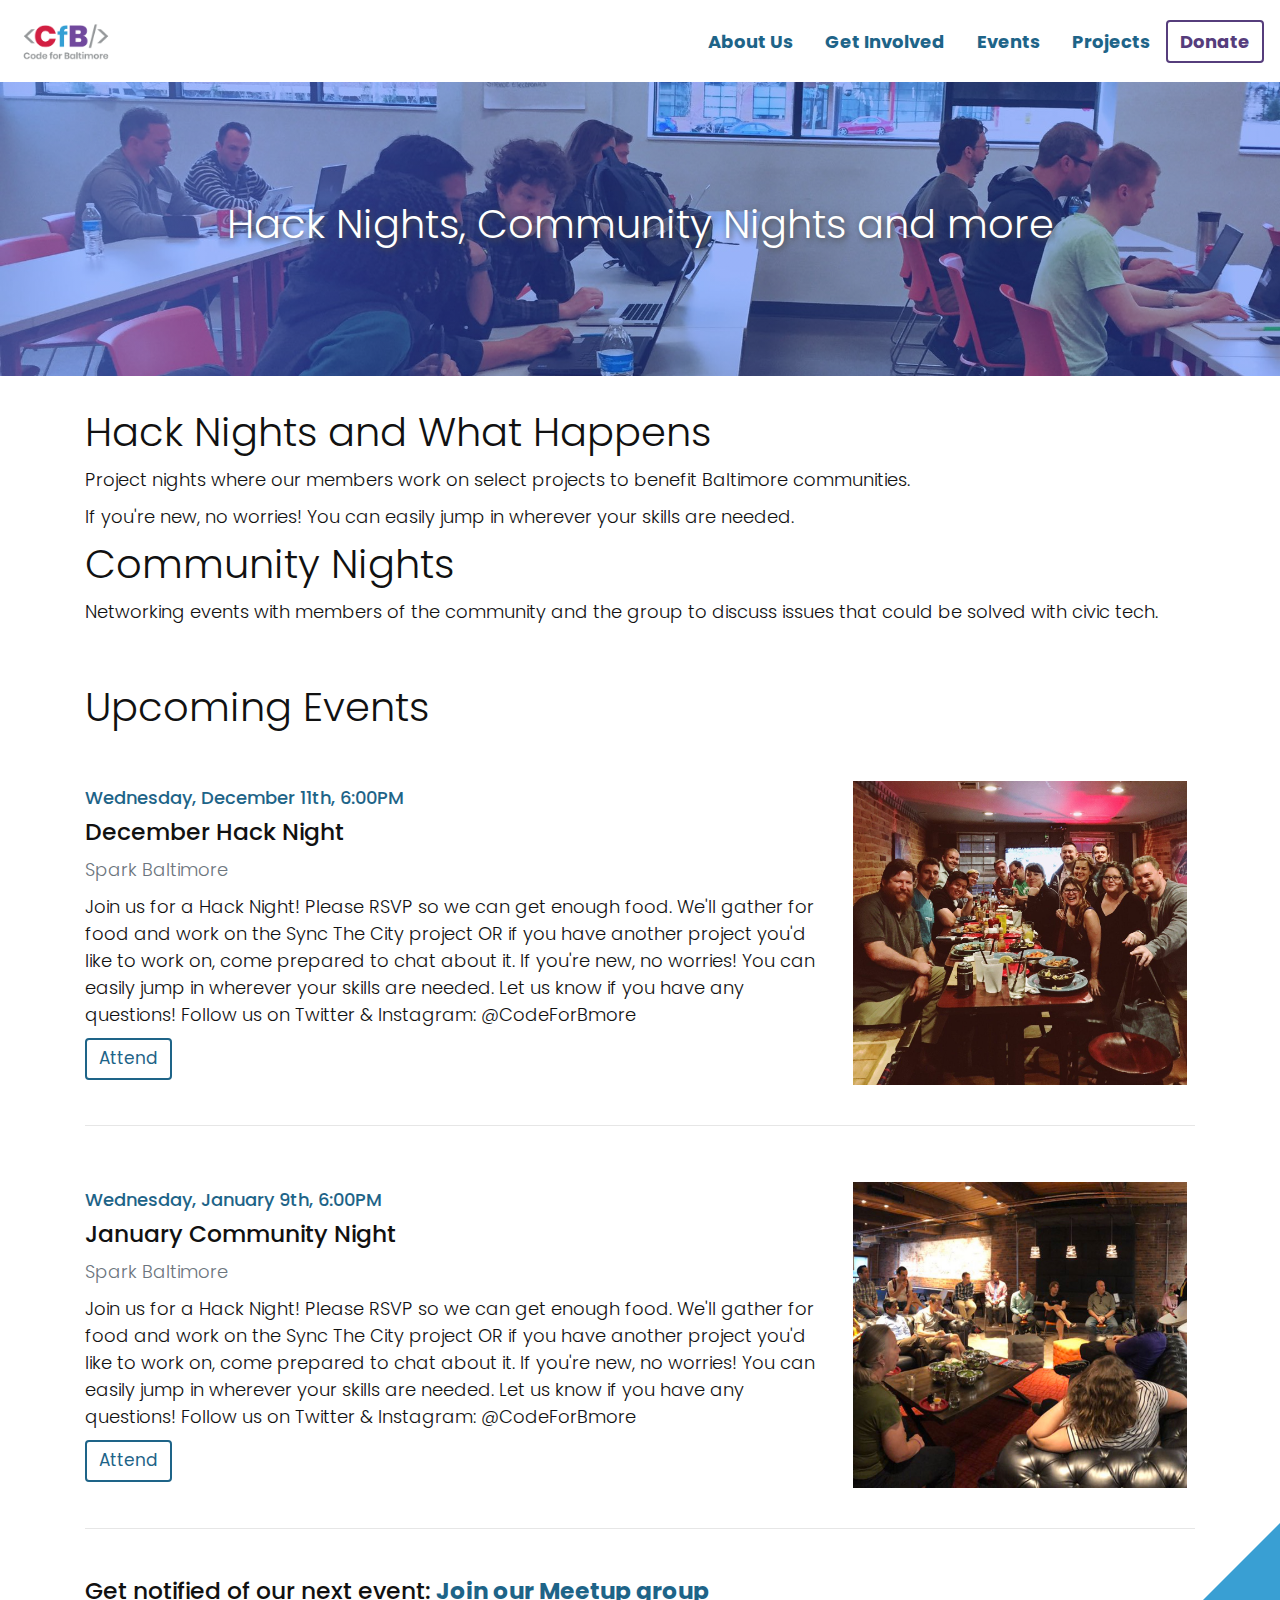
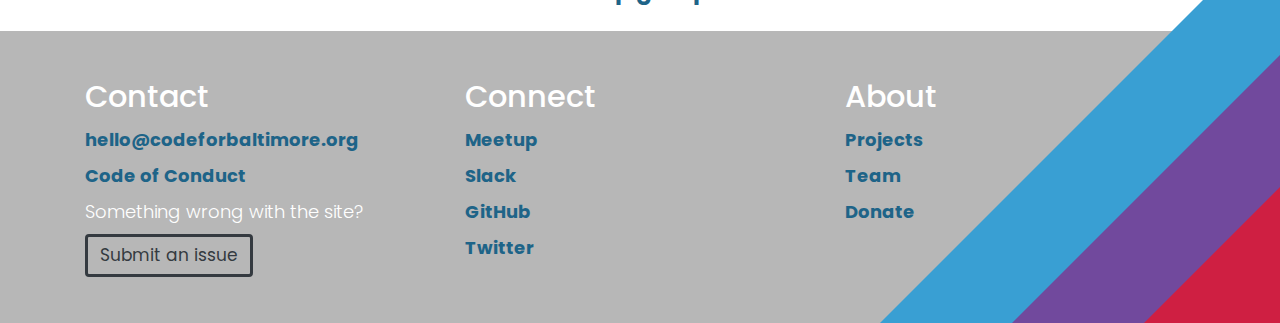
<file: events.html>
<!DOCTYPE html>
<html>

  <head>

    <meta charset="utf-8">
    <meta http-equiv="X-UA-Compatible" content="IE=edge">
    <meta name="viewport" content="width=device-width, initial-scale=1">

    <link rel="shortcut icon" href="/favicon.ico" type="image/x-icon">
    <link rel="icon" href="/favicon.ico" type="image/x-icon">

    <title>Events | Code For Baltimore</title>
    <meta name="description" content="Part of the Code for America Brigade network, we are a volunteer group of developers, designers, data geeks, and citizen activists who use creative technology to solve civic and social problems.">

  	<link href="https://fonts.googleapis.com/css?family=Poppins" rel="stylesheet">

    <link rel="stylesheet" href="https://stackpath.bootstrapcdn.com/bootstrap/4.4.1/css/bootstrap.min.css" integrity="sha384-Vkoo8x4CGsO3+Hhxv8T/Q5PaXtkKtu6ug5TOeNV6gBiFeWPGFN9MuhOf23Q9Ifjh" crossorigin="anonymous">
    <link rel="stylesheet" href="css/cfb.css">
    <link rel="canonical" href="http://codeforbaltimore.org/">
    <link rel="alternate" type="application/rss+xml" title="Code For Baltimore" href="http://codeforbaltimore.org/feed.xml" />

  </head>

  <body>

    <nav class="navbar navbar-expand-lg navbar-light">
      <a class="navbar-brand" href="index.html">
        <img src="images/cfb_logo_full.png" width="100" height="56" class="d-inline-block align-top" alt="Code For Baltimore">
      </a>
      <button class="navbar-toggler" type="button" data-toggle="collapse" data-target="#navbarNavAltMarkup" aria-controls="navbarNavAltMarkup" aria-expanded="false" aria-label="Toggle navigation">
        <span class="navbar-toggler-icon"></span>
      </button>
      <div class="collapse navbar-collapse justify-content-end" id="navbarNavAltMarkup">
        <div class="navbar-nav align-items-center">
          <a class="nav-item nav-link effect-underline" href="about-us.html">About Us</a>
          <a class="nav-item nav-link effect-underline" href="get-involved.html">Get Involved</a>
          <a class="nav-item nav-link effect-underline" href="events.html">Events</a>
          <a class="nav-item nav-link effect-underline" href="projects.html">Projects</a>
          <a role="button" class="btn btn-outline-primary" href="donate.html">Donate</a>
        </div>
      </div>
    </nav>

    <!-- Main jumbotron for a primary marketing message or call to action -->
    <div class="jumbotron jumbotron-events">
      <div class="container">
        <div class="d-block flex-row text-center py-1">
          <h1 class="display-4">Hack Nights, Community Nights and more</h1>
        </div>
      </div>
    </div>

    <div class="container" id="upcoming-events">

      <div class="row py-4">
        <div class="col-sm-12 py-2 my-auto">
          <h3 class="display-4">Hack Nights and What Happens</h3>
          <p>Project nights where our members work on select projects to benefit Baltimore communities.</p>
          <p>If you're new, no worries! You can easily jump in wherever your skills are needed. </p>
          <h3 class="display-4">Community Nights</h3>
          <p>Networking events with members of the community and the group to discuss issues that could be solved with civic tech.</p>
        </div>
      </div>

      <div class="row py-2">
        <div class="col-sm-12 py-2 my-auto">
          <h3 class="display-4">Upcoming Events</h3>
        </div>
      </div>

      <div class="row py-2">
        <div class="col-sm-4 py-2 my-auto">
          <img src="images/everyones-welcomed.jpg" class="img-fluid p-2" alt="Code for Baltimore Welcome image">
        </div>
        <div class="col-sm-8 py-2 my-auto order-lg-first">
          <h4 style="color:#1e6488">Wednesday, December 11th, 6:00PM</h4>
          <h3>December Hack Night</h3>
          <p class="text-muted"><i class="fas fa-map-marker-alt"></i> Spark Baltimore</p>
          <p>Join us for a Hack Night! Please RSVP so we can get enough food. We'll gather for food and work on the Sync The City project OR if you have another project you'd like to work on, come prepared to chat about it. If you're new, no worries! You can easily jump in wherever your skills are needed. Let us know if you have any questions! Follow us on Twitter & Instagram: @CodeForBmore</p>
          <button type="button" class="btn btn-outline-primary" href="https://join.slack.com/t/codeforbaltimoreteam/shared_invite/enQtMzYxNzgzNDIyOTQ4LTBhOTdhY2JlZmJhZGQ2ZDZhM2E0MWRhYTYwM2EwZDk1MDU4MTFhNTM0YjVlNTE2YjYyYmY2Y2Q0MzE3MjQxMzI">Attend</button>
        </div>
        <div class="col-sm-12 py-2 my-auto">
          <hr/>
        </div>
      </div>

      <div class="row py-2">
        <div class="col-sm-4 py-2 my-auto">
          <img src="images/community-night-1200x1100.jpg" class="img-fluid p-2" alt="Code for Baltimore Welcome image">
        </div>
        <div class="col-sm-8 py-2 my-auto order-lg-first">
          <h4 style="color:#1e6488">Wednesday, January 9th, 6:00PM</h4>
          <h3>January Community Night</h3>
          <p class="text-muted"><i class="fas fa-map-marker-alt"></i> Spark Baltimore</p>
          <p>Join us for a Hack Night! Please RSVP so we can get enough food. We'll gather for food and work on the Sync The City project OR if you have another project you'd like to work on, come prepared to chat about it. If you're new, no worries! You can easily jump in wherever your skills are needed. Let us know if you have any questions! Follow us on Twitter & Instagram: @CodeForBmore</p>
          <button type="button" class="btn btn-outline-primary" href="https://join.slack.com/t/codeforbaltimoreteam/shared_invite/enQtMzYxNzgzNDIyOTQ4LTBhOTdhY2JlZmJhZGQ2ZDZhM2E0MWRhYTYwM2EwZDk1MDU4MTFhNTM0YjVlNTE2YjYyYmY2Y2Q0MzE3MjQxMzI">Attend</button>
        </div>
        <div class="col-sm-12 py-2 my-auto">
          <hr/>
        </div>
      </div>

      <div class="row py-2">
        <div class="col-sm-12 py-2">
          <h3>Get notified of our next event: <a href="https://www.meetup.com/Code-for-Baltimore/" target="_blank">Join our Meetup group</a></h3>
        </div>
      </div>

    </div>

    <footer class="site-footer t-margin--top l-before-angled" style="margin-top: 0rem;">

      <svg xmlns="http://www.w3.org/2000/svg"  width="100px" height="100px" viewBox="0 0 100 100" version="1.1" class="corner_btm">
        <g>
          <path d="M 0,100 100,100 100,0 Z" style="fill:#399fd3"/>
          <path d="M 33,100 100,100 100,33 Z" style="fill:#71499d"/>
          <path d="M 66,100 100,100 100,66 Z" style="fill:#cf1f42"/>
        </g>
      </svg>

      <div class="container">
        <div class="row">
          <div class="col-sm">
            <h2>Contact</h2>
            <ul>
              <li><a href="mailto:hello@codeforbaltimore.org">hello@codeforbaltimore.org</a></li>
              <li><a href="code-for-conduct.html">Code of Conduct</a></li>
              <li>Something wrong with the site?</li>
              <a role="button" class="btn btn-outline-dark" href="https://github.com/CodeForBaltimore/codeforbaltimore.github.io/issues">Submit an issue</a>
            </ul>
          </div>
          <div class="col-sm">
            <h2>Connect</h2>
            <ul>
              <li><a href="https://www.meetup.com/Code-for-Baltimore/" target="_blank">Meetup</a></li>
              <li><a href="https://join.slack.com/t/codeforbaltimoreteam/shared_invite/enQtMzYxNzgzNDIyOTQ4LTBhOTdhY2JlZmJhZGQ2ZDZhM2E0MWRhYTYwM2EwZDk1MDU4MTFhNTM0YjVlNTE2YjYyYmY2Y2Q0MzE3MjQxMzI" target="_blank">Slack</a></li>
              <li><a href="https://github.com/CodeForBaltimore" target="_blank">GitHub</a></li>
              <li><a href="https://twitter.com/@codeforbmore" target="_blank">Twitter</a></li>
            </ul>
          </div>
          <div class="col-sm">
            <h2>About</h2>
            <ul>
              <li><a href="projects.html">Projects</a></li>
              <li><a href="about-us.html#team">Team</a></li>
              <li><a href="donate.html">Donate</a></li>
            </ul>
          </div>
        </div>
      </div>

  </footer>

  <script src="js/cfb.js"></script>
  <script src="https://code.jquery.com/jquery-3.4.1.slim.min.js" integrity="sha384-J6qa4849blE2+poT4WnyKhv5vZF5SrPo0iEjwBvKU7imGFAV0wwj1yYfoRSJoZ+n" crossorigin="anonymous"></script>
  <script src="https://cdn.jsdelivr.net/npm/popper.js@1.16.0/dist/umd/popper.min.js" integrity="sha384-Q6E9RHvbIyZFJoft+2mJbHaEWldlvI9IOYy5n3zV9zzTtmI3UksdQRVvoxMfooAo" crossorigin="anonymous"></script>
  <script src="https://stackpath.bootstrapcdn.com/bootstrap/4.4.1/js/bootstrap.min.js" integrity="sha384-wfSDF2E50Y2D1uUdj0O3uMBJnjuUD4Ih7YwaYd1iqfktj0Uod8GCExl3Og8ifwB6" crossorigin="anonymous"></script>
  <script>
    (function(i,s,o,g,r,a,m){i['GoogleAnalyticsObject']=r;i[r]=i[r]||function(){
    (i[r].q=i[r].q||[]).push(arguments)},i[r].l=1*new Date();a=s.createElement(o),
    m=s.getElementsByTagName(o)[0];a.async=1;a.src=g;m.parentNode.insertBefore(a,m)
    })(window,document,'script','//www.google-analytics.com/analytics.js','ga');

    ga('create', 'INSERT_GA_ID', 'auto');
    ga('send', 'pageview');

  </script>

</body>

</html>
</file>
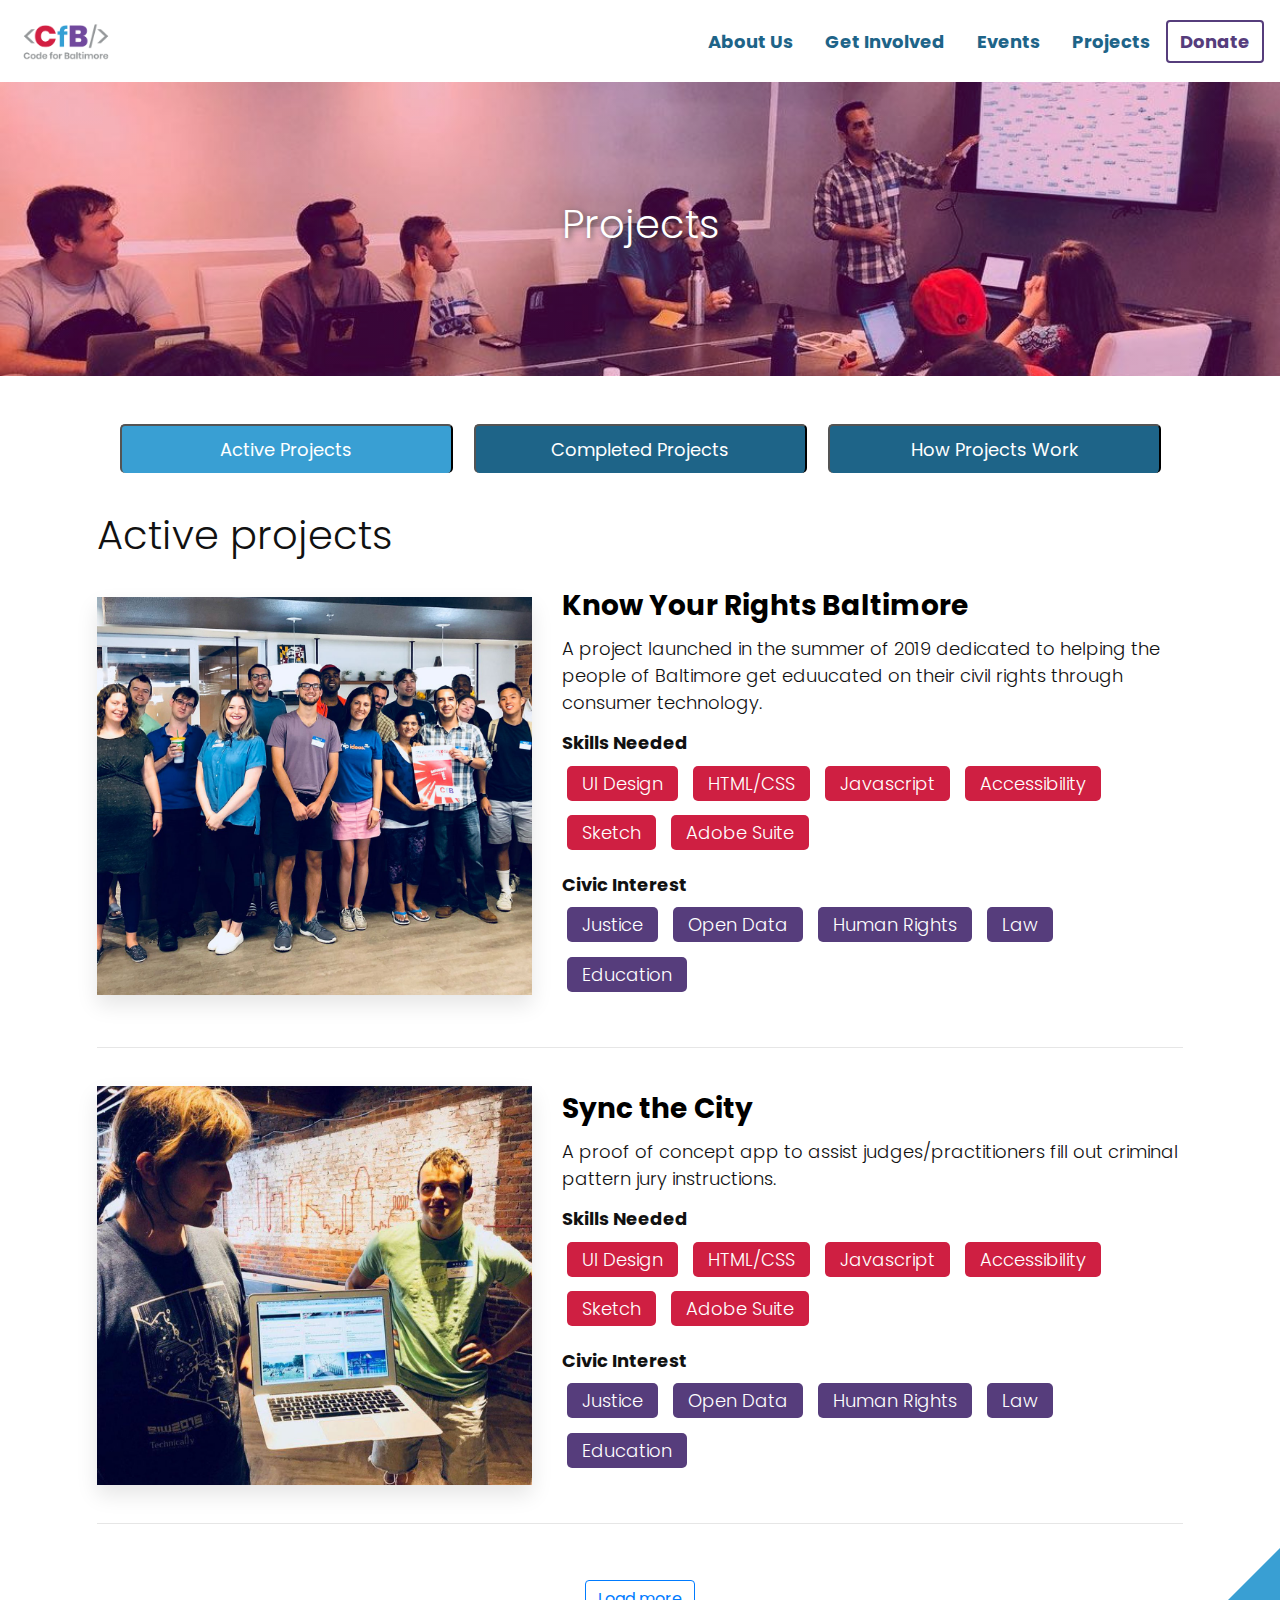
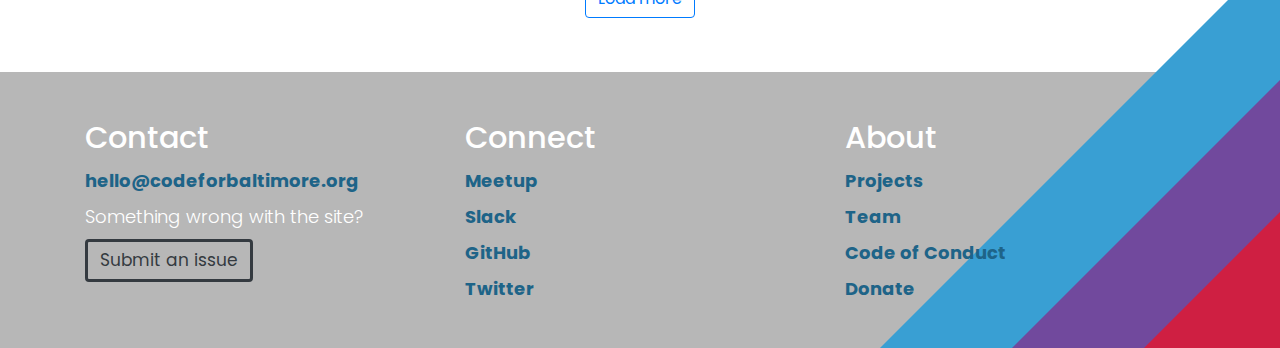
<file: future-projects.html>
<!DOCTYPE html>
<html>

  <head>

    <meta charset="utf-8">
    <meta http-equiv="X-UA-Compatible" content="IE=edge">
    <meta name="viewport" content="width=device-width, initial-scale=1">

    <link rel="shortcut icon" href="/favicon.ico" type="image/x-icon">
    <link rel="icon" href="/favicon.ico" type="image/x-icon">

    <title>Projects | Code For Baltimore</title>
    <meta name="description" content="Part of the Code for America Brigade network, we are a volunteer group of developers, designers, data geeks, and citizen activists who use creative technology to solve civic and social problems.">

  	<link href="https://fonts.googleapis.com/css?family=Poppins" rel="stylesheet">

    <link rel="stylesheet" href="https://stackpath.bootstrapcdn.com/bootstrap/4.4.1/css/bootstrap.min.css" integrity="sha384-Vkoo8x4CGsO3+Hhxv8T/Q5PaXtkKtu6ug5TOeNV6gBiFeWPGFN9MuhOf23Q9Ifjh" crossorigin="anonymous">
    <link rel="stylesheet" href="https://use.fontawesome.com/releases/v5.7.0/css/all.css" integrity="sha384-lZN37f5QGtY3VHgisS14W3ExzMWZxybE1SJSEsQp9S+oqd12jhcu+A56Ebc1zFSJ" crossorigin="anonymous">
    <link rel="stylesheet" href="css/cfb.css">
    <link rel="canonical" href="http://codeforbaltimore.org/">
    <link rel="alternate" type="application/rss+xml" title="Code For Baltimore" href="http://codeforbaltimore.org/feed.xml" />

<style>

</style>

  </head>

  <body>

    <nav class="navbar navbar-expand-lg navbar-light">
      <a class="navbar-brand" href="index.html">
        <img src="images/cfb_logo_full.png" width="100" height="56" class="d-inline-block align-top" alt="Code For Baltimore">
      </a>
      <button class="navbar-toggler" type="button" data-toggle="collapse" data-target="#navbarNavAltMarkup" aria-controls="navbarNavAltMarkup" aria-expanded="false" aria-label="Toggle navigation">
        <span class="navbar-toggler-icon"></span>
      </button>
      <div class="collapse navbar-collapse justify-content-end" id="navbarNavAltMarkup">
        <div class="navbar-nav align-items-center">
          <a class="nav-item nav-link effect-underline" href="about-us.html">About Us</a>
          <a class="nav-item nav-link effect-underline" href="get-involved.html">Get Involved</a>
          <a class="nav-item nav-link effect-underline" href="events.html">Events</a>
          <a class="nav-item nav-link effect-underline" href="projects.html">Projects</a>
          <a role="button" class="btn btn-outline-primary" href="donate.html">Donate</a>
        </div>
      </div>
    </nav>

    <!-- Main jumbotron for a primary marketing message or call to action -->
    <div class="jumbotron jumbotron-projects">
      <div class="container">
        <div class="d-block flex-row text-center py-1">
          <h1 class="display-4">Projects</h1>
        </div>
      </div>
    </div>



<!-- Tab links -->

<div class="container py-4">
    <div id="tab" class="mx-auto py-4">
        <button class="tablinks mx-2" onclick="openTab(event, 'Active')" id="defaultOpen">Active Projects</button>
        <button class="tablinks mx-2" onclick="openTab(event, 'Completed')">Completed Projects</button>
        <button class="tablinks mx-2" onclick="openTab(event, 'How')">How Projects Work</button>
      </div>

      <!-- Tab content -->

      <!--Tab 1: Active Projects-->
      <div id="Active" class="tabcontent">

        <div class="row py-2" id="projects">

                <div class="col-sm-12">
                  <h2 class="display-4">Active projects</h2>
                </div>

                <div class="col-lg-5 my-auto img-hov">
                  <a href="https://github.com/CodeForBaltimore/KnowYourRightsBaltimore"><img src="images/know-your-rights-1200x1100.jpg" class="img-fluid" alt="Know Your Rights Code for Baltimore project"></a>
                </div>
                <div class="col-lg-7 py-2 my-auto">
                  <h3 class="display-4"><a href="https://github.com/CodeForBaltimore/KnowYourRightsBaltimore" target=”_blank”>Know Your Rights Baltimore</a></h3>
                  <p>A project launched in the summer of 2019 dedicated to helping the people of Baltimore get eduucated on their civil rights through consumer technology.<!-- <a href="https://github.com/CodeForBaltimore/KnowYourRightsBaltimore">Learn more</a>--> </p>
                  <div class="my-3 skills-list">
                    <h5>Skills Needed</h5>
                    <ul>
                      <li>UI Design</li>
                      <li>HTML/CSS</li>
                      <li>Javascript</li>
                      <li>Accessibility</li>
                      <li>Sketch</li>
                      <li>Adobe Suite</li>
                    </ul>
                  </div>
                  <div class="my-3 civic-list">
                    <h5 >Civic Interest</h5>
                    <ul>
                      <li>Justice</li>
                      <li>Open Data</li>
                      <li>Human Rights</li>
                      <li>Law</li>
                      <li>Education</li>
                    </ul>
                  </div>
                </div>
                <div class="col-sm-12 py-2 my-auto">
                  <hr/>
                </div>


                <div class="col-lg-5 my-auto img-hov">
                  <a href="https://github.com/syncthecity"><img src="images/sync-city-1200x1100.jpg" class="img-fluid" alt="Sync the City Code for Baltimore project"></a>
                </div>
                <div class="col-lg-7 py-2 my-auto">
                  <h3 class="display-4"><a href="https://github.com/syncthecity" target=”_blank”>Sync the City</a></h3>
                  <p>A proof of concept app to assist judges/practitioners fill out criminal pattern jury instructions.<!-- <a href="https://github.com/CodeForBaltimore/KnowYourRightsBaltimore">Learn more</a>--> </p>
                  <div class="my-3 skills-list">
                    <h5>Skills Needed</h5>
                    <ul>
                      <li>UI Design</li>
                      <li>HTML/CSS</li>
                      <li>Javascript</li>
                      <li>Accessibility</li>
                      <li>Sketch</li>
                      <li>Adobe Suite</li>
                    </ul>
                  </div>
                  <div class="my-3 civic-list">
                    <h5>Civic Interest</h5>
                    <ul>
                      <li>Justice</li>
                      <li>Open Data</li>
                      <li>Human Rights</li>
                      <li>Law</li>
                      <li>Education</li>
                    </ul>
                  </div>
                </div>
                <div class="col-sm-12 py-2 my-auto">
                  <hr/>
                </div>
      </div>
      <div class="col-sm-12 py-4 my-auto text-center">
            <a role="button" class="btn btn-outline-primary text-center" href="#">Load more</a>
          </div>

        </div>

    <!--Tab 2: Completed Projects-->
      <div id="Completed" class="tabcontent">

            <div class="row py-2" id="projects">

                    <div class="col-sm-12">
                      <h2 class="display-4">Completed Projects</h2>
                    </div>
            <div class="col-lg-5 my-auto img-hov">
                    <a href="https://github.com/CodeForBaltimore/JuryInstructions"><img src="images/jury-instructions-1200x100.jpg" class="img-fluid" alt="Jury Instructions Code for Baltimore project"></a>
                  </div>
                  <div class="col-lg-7 py-2 my-auto">
                    <h3 class="display-4"><a href="https://github.com/CodeForBaltimore/JuryInstructions" target=”_blank”>Jury Instructions</a></h3>
                    <p>A proof of concept app to assist judges/practitioners fill out criminal pattern jury instructions.<!-- <a href="https://github.com/CodeForBaltimore/KnowYourRightsBaltimore">Learn more</a>--> </p>
                    <div class="my-3 skills-list">
                      <h5>Skills Used</h5>
                      <ul>
                        <li>UI Design</li>
                        <li>HTML/CSS</li>
                        <li>Javascript</li>
                        <li>Accessibility</li>
                        <li>Sketch</li>
                        <li>Adobe Suite</li>
                      </ul>
                    </div>
                    <div class="my-3 civic-list">
                      <h5>Civic Interest</h5>
                      <ul>
                        <li>Justice</li>
                        <li>Open Data</li>
                        <li>Human Rights</li>
                        <li>Law</li>
                        <li>Education</li>
                      </ul>
                    </div>
                  </div>
                  <div class="col-sm-12 py-2 my-auto">
                        <hr/>
                      </div>
            </div>
            <div class="col-sm-12 py-4 my-auto text-center">
                  <a role="button" class="btn btn-outline-primary text-center" href="#">Load more</a>
                </div>

              </div>

        <!--Tab 3: How Projects Work-->
        <div id="How" class="tabcontent">

            <div class="row py-2">

                            <div class="col-sm-12 py-2 my-auto">
                              <h3 class="display-4">How they work</h3>
                              <p>Project selection is typically a “bottom-up” process: volunteers identify and initiate projects that match their interests and skills – in line with addressing local issues or ideas for social good. Volunteers are frequently looking for project ideas from local government. Core team keeps a pulse on topics of interest to the city partners. Project success depends on the skills, commitment and organization of volunteer team. Core team may champion a few promising project ideas, based on government partnership or other city interests.</p>
                              <p>City Partners interested in partnering with Code for Baltimore (CfB) can participate in the following ways: Come to a community night to pitch the idea to other volunteers. Ideas are always welcome — no advance notice needed. Discuss the idea with the Delivery Lead or Brigade Captains, who will share idea with the volunteer network to see if it’s a good match and if there are skills to complete the project.</p>
                              <p>Have a project idea? <a href="mailto:hello@codeforbaltimore.org">You're always welcome to email us</a>.</p>
                              <h3 class="display-4">Getting Involved</h3>
                              <p>For projects on which the two organizations are officially partnering, we will make sure to set expectations about the roles and responsibilities on both sides. Before the project begins, the following items should be clear:
                            <div>
                              <ul>
                                <li>Which City office/department is the project sponsor?</li>
                                <li>What is the goal of this tool, and who will be using it?</li>
                                <li>What is the anticipated timeline for this project?</li>
                                <li>Do we have a team of CfB volunteers with the skills and availability to make this project happen?</li>
                                <li>Who will manage the project? Who are the main points of contact at CfB and the City of Baltimore?</li>
                                <li>Who will support and maintain this project after it is completed?</li>
                                <li>Once a project is underway, communication is handled by the project leads on both sides.</li>
                                <li>The Community Organizer will check in on a monthly basis for updates.</li>
                              </ul></div>
                              </p>
                            </div>

                          </div>
                        </div>

<!--end tab structure-->

</div>
</div>










<footer class="site-footer t-margin--top l-before-angled" style="margin-top: 0rem;">

        <svg xmlns="http://www.w3.org/2000/svg"  width="100px" height="100px" viewBox="0 0 100 100" version="1.1" class="corner_btm">
          <g>
            <path d="M 0,100 100,100 100,0 Z" style="fill:#399fd3"/>
            <path d="M 33,100 100,100 100,33 Z" style="fill:#71499d"/>
            <path d="M 66,100 100,100 100,66 Z" style="fill:#cf1f42"/>
          </g>
        </svg>

        <div class="container">
          <div class="row">
            <div class="col-sm">
              <h2>Contact</h2>
              <ul>
                <li><a href="mailto:hello@codeforbaltimore.org">hello@codeforbaltimore.org</a></li>
                <li>Something wrong with the site?</li>
                <a role="button" class="btn btn-outline-dark" href="https://github.com/CodeForBaltimore/codeforbaltimore.github.io/issues">Submit an issue</a>
              </ul>
            </div>
            <div class="col-sm">
              <h2>Connect</h2>
              <ul>
                <li><a href="https://www.meetup.com/Code-for-Baltimore/" target="_blank">Meetup</a></li>
                <li><a href="https://join.slack.com/t/codeforbaltimoreteam/shared_invite/enQtMzYxNzgzNDIyOTQ4LTBhOTdhY2JlZmJhZGQ2ZDZhM2E0MWRhYTYwM2EwZDk1MDU4MTFhNTM0YjVlNTE2YjYyYmY2Y2Q0MzE3MjQxMzI" target="_blank">Slack</a></li>
                <li><a href="https://github.com/CodeForBaltimore" target="_blank">GitHub</a></li>
                <li><a href="https://twitter.com/@codeforbmore" target="_blank">Twitter</a></li>
              </ul>
            </div>
            <div class="col-sm">
              <h2>About</h2>
              <ul>
                <li><a href="projects.html">Projects</a></li>
                <li><a href="about-us.html#team">Team</a></li>
                <li><a href="code-for-conduct.html">Code of Conduct</a></li>
                <li><a href="donate.html">Donate</a></li>
              </ul>
            </div>
          </div>
        </div>

    </footer>

    <!--For tabs on future Projects page-->
    <script>
        function openTab(evt, tabName) {

        // Declare all variables
        var i, tabcontent, tablinks;

        // Get all elements with class="tabcontent" and hide them
        tabcontent = document.getElementsByClassName("tabcontent");
        for (i = 0; i < tabcontent.length; i++) {
            tabcontent[i].style.display = "none";
        }

        // Get all elements with class="tablinks" and remove the class "active"
        tablinks = document.getElementsByClassName("tablinks");
        for (i = 0; i < tablinks.length; i++) {
            tablinks[i].className = tablinks[i].className.replace(" active", "");
        }

        // Show the current tab, and add an "active" class to the button that opened the tab
        document.getElementById(tabName).style.display = "block";
        evt.currentTarget.className += " active";
            }

        // Get the element with id="defaultOpen" and click on it
        document.getElementById("defaultOpen").click();
    </script>
    <!--end of script for tabs-->

  <script src="js/cfb.js"></script>
  <script src="https://code.jquery.com/jquery-3.4.1.slim.min.js" integrity="sha384-J6qa4849blE2+poT4WnyKhv5vZF5SrPo0iEjwBvKU7imGFAV0wwj1yYfoRSJoZ+n" crossorigin="anonymous"></script>
  <script src="https://cdn.jsdelivr.net/npm/popper.js@1.16.0/dist/umd/popper.min.js" integrity="sha384-Q6E9RHvbIyZFJoft+2mJbHaEWldlvI9IOYy5n3zV9zzTtmI3UksdQRVvoxMfooAo" crossorigin="anonymous"></script>
  <script src="https://stackpath.bootstrapcdn.com/bootstrap/4.4.1/js/bootstrap.min.js" integrity="sha384-wfSDF2E50Y2D1uUdj0O3uMBJnjuUD4Ih7YwaYd1iqfktj0Uod8GCExl3Og8ifwB6" crossorigin="anonymous"></script>
  <script>
    (function(i,s,o,g,r,a,m){i['GoogleAnalyticsObject']=r;i[r]=i[r]||function(){
    (i[r].q=i[r].q||[]).push(arguments)},i[r].l=1*new Date();a=s.createElement(o),
    m=s.getElementsByTagName(o)[0];a.async=1;a.src=g;m.parentNode.insertBefore(a,m)
    })(window,document,'script','//www.google-analytics.com/analytics.js','ga');

    ga('create', 'INSERT_GA_ID', 'auto');
    ga('send', 'pageview');

  </script>

</body>

</html>
</file>
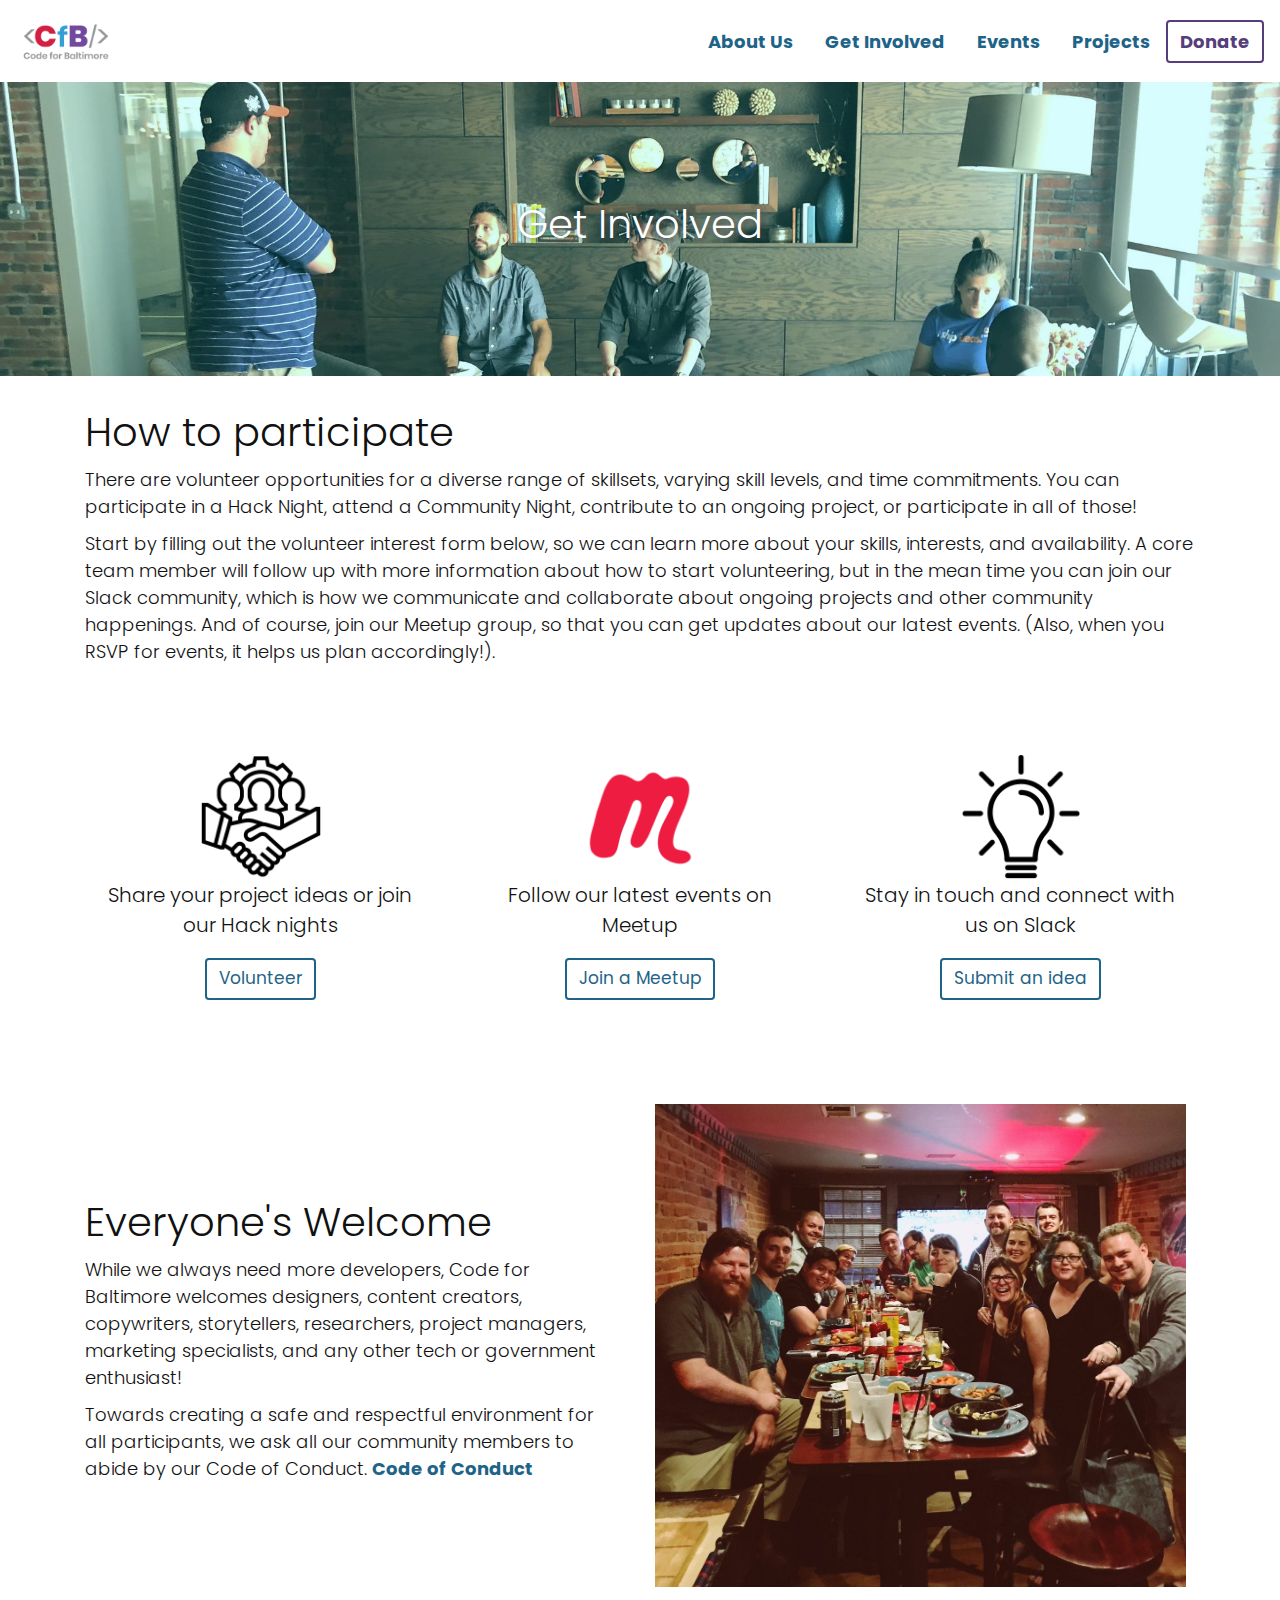
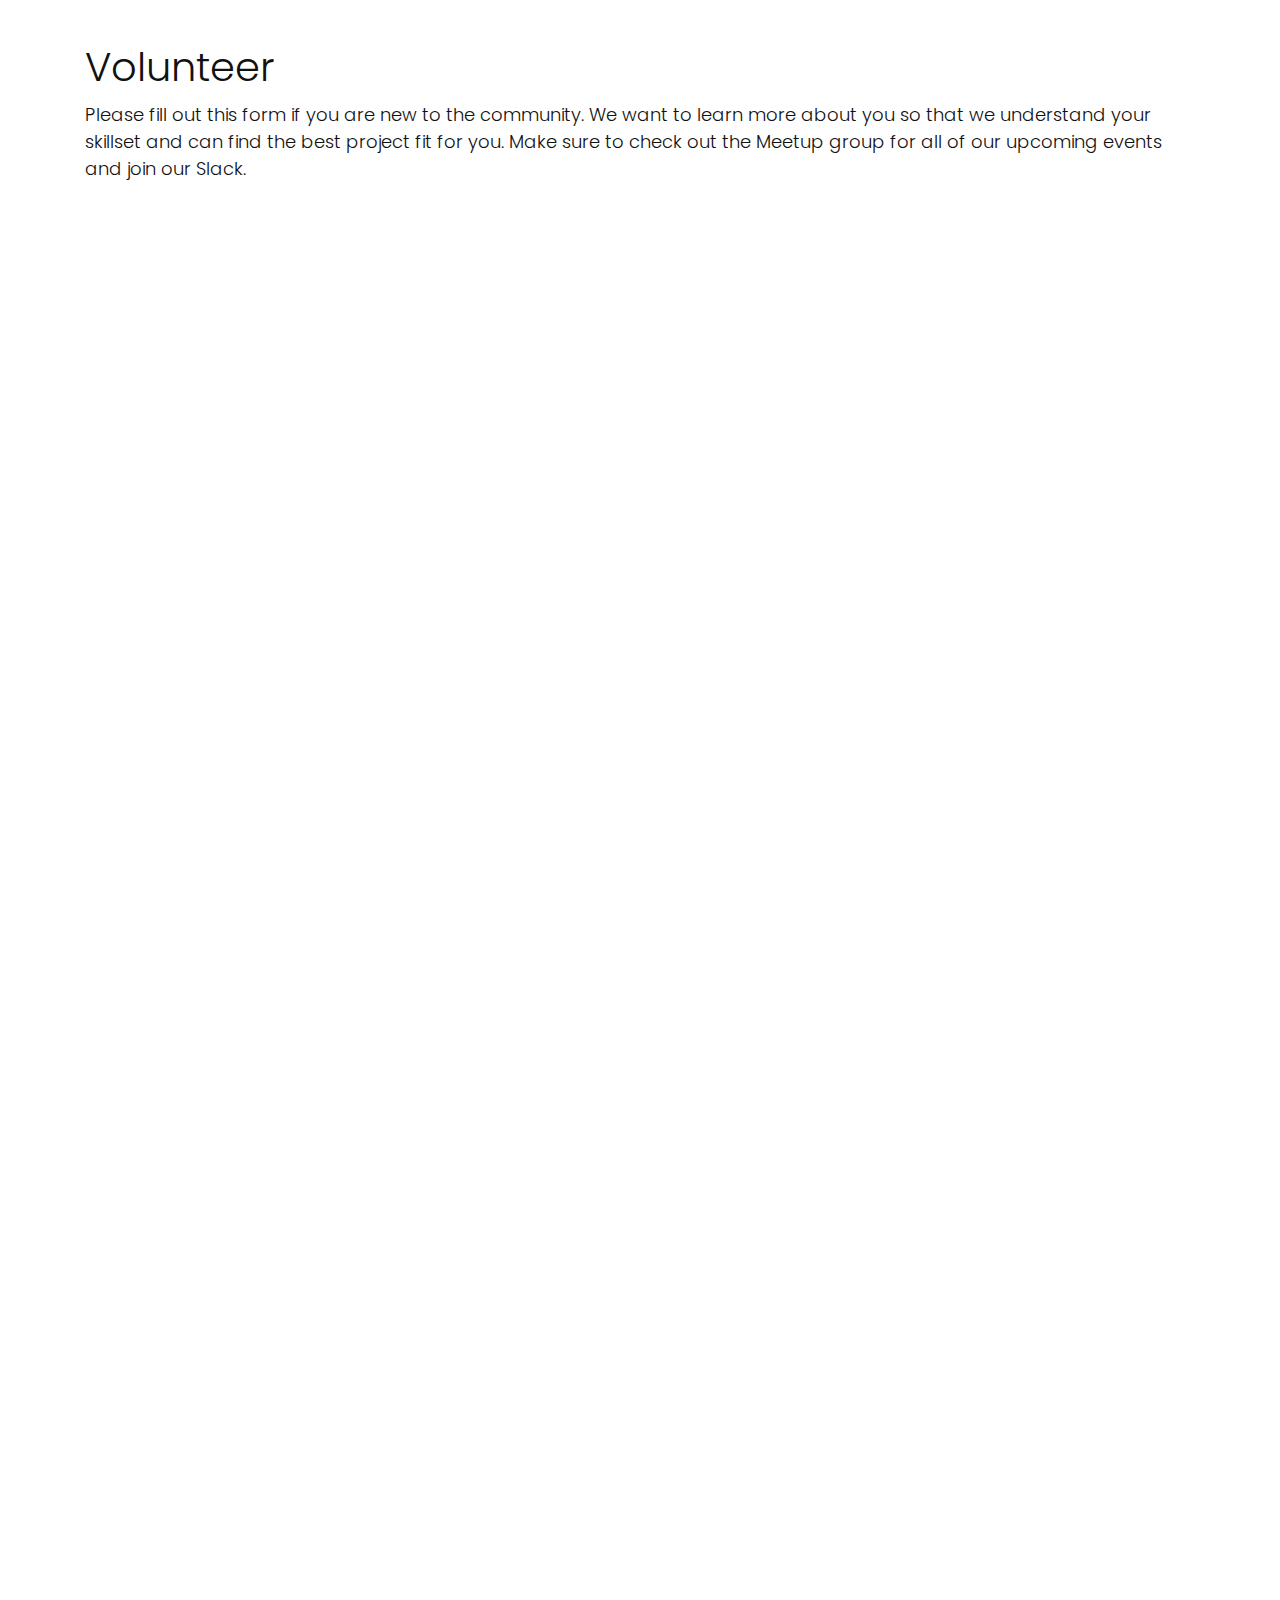
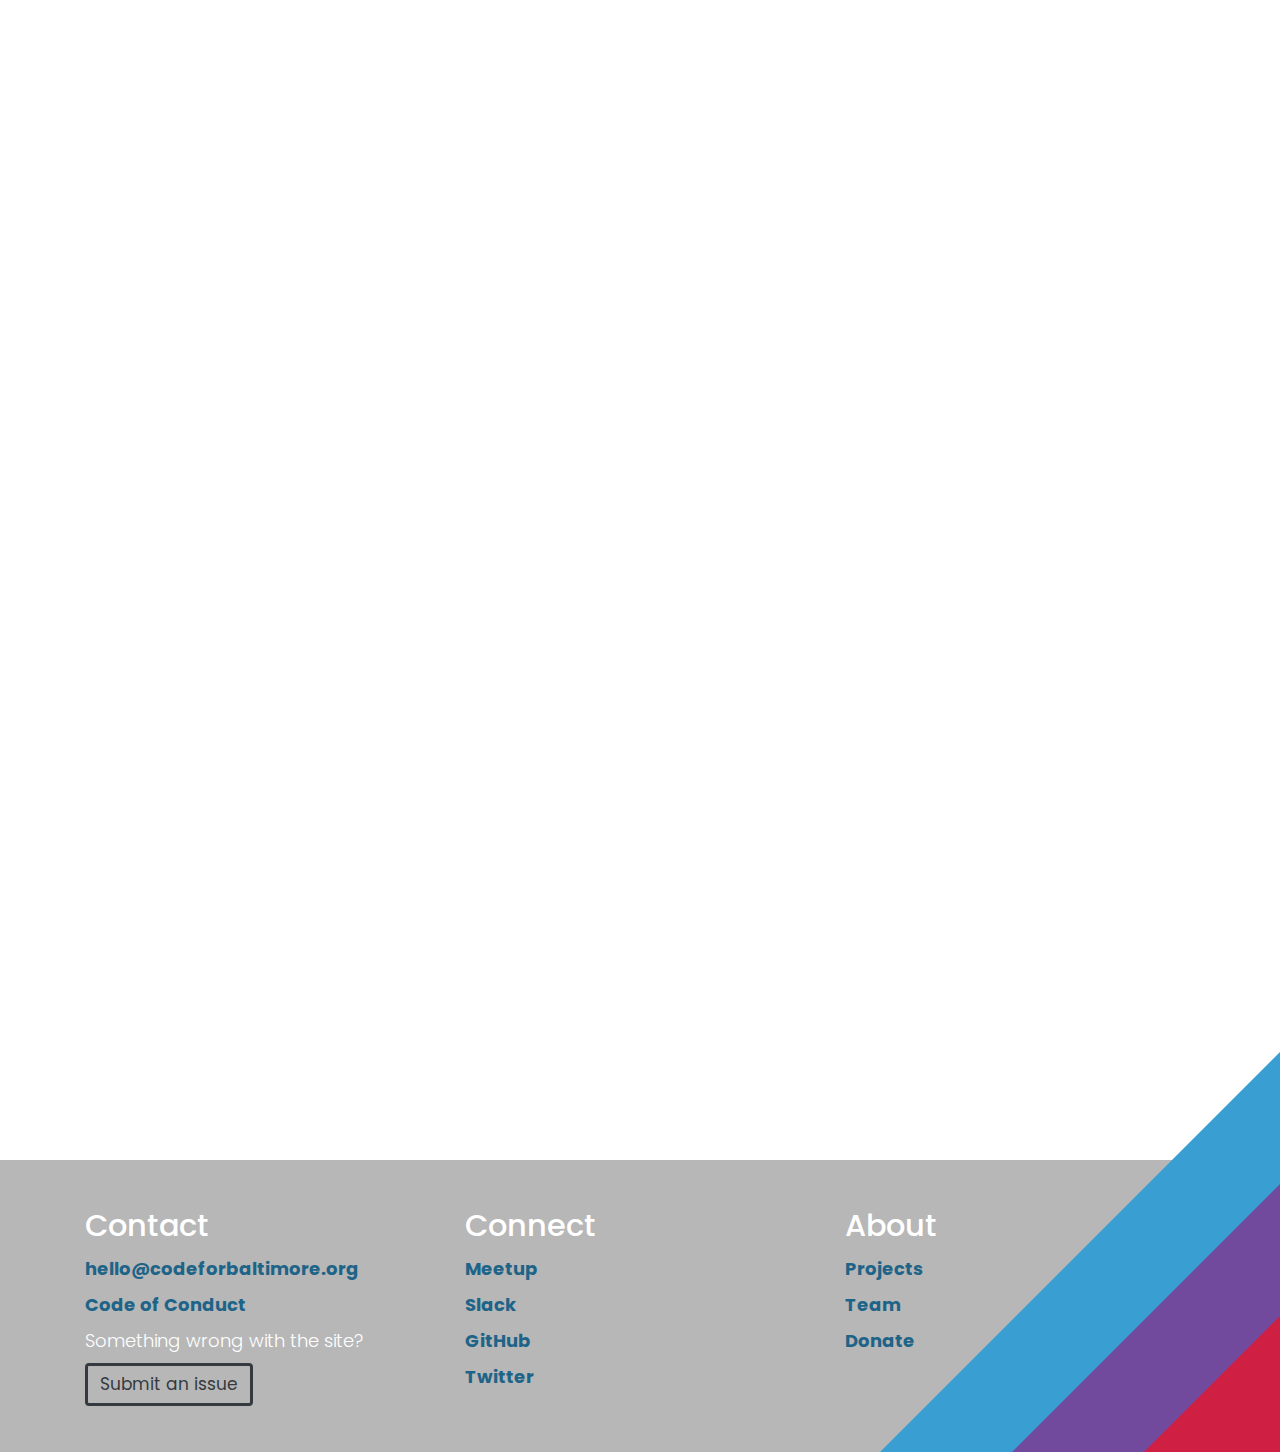
<file: get-involved.html>
<!DOCTYPE html>
<html>

  <head>

    <meta charset="utf-8">
    <meta http-equiv="X-UA-Compatible" content="IE=edge">
    <meta name="viewport" content="width=device-width, initial-scale=1">

    <link rel="shortcut icon" href="/favicon.ico" type="image/x-icon">
    <link rel="icon" href="/favicon.ico" type="image/x-icon">

    <title>Get Involved | Code For Baltimore</title>
    <meta name="description" content="Part of the Code for America Brigade network, we are a volunteer group of developers, designers, data geeks, and citizen activists who use creative technology to solve civic and social problems.">

  	<link href="https://fonts.googleapis.com/css?family=Poppins" rel="stylesheet">

    <link rel="stylesheet" href="https://stackpath.bootstrapcdn.com/bootstrap/4.4.1/css/bootstrap.min.css" integrity="sha384-Vkoo8x4CGsO3+Hhxv8T/Q5PaXtkKtu6ug5TOeNV6gBiFeWPGFN9MuhOf23Q9Ifjh" crossorigin="anonymous">
    <link rel="stylesheet" href="css/cfb.css">
    <link rel="canonical" href="http://codeforbaltimore.org/">
    <link rel="alternate" type="application/rss+xml" title="Code For Baltimore" href="http://codeforbaltimore.org/feed.xml" />

  </head>

  <body>

    <nav class="navbar navbar-expand-lg navbar-light">
      <a class="navbar-brand" href="index.html">
        <img src="images/cfb_logo_full.png" width="100" height="56" class="d-inline-block align-top" alt="Code For Baltimore">
      </a>
      <button class="navbar-toggler" type="button" data-toggle="collapse" data-target="#navbarNavAltMarkup" aria-controls="navbarNavAltMarkup" aria-expanded="false" aria-label="Toggle navigation">
        <span class="navbar-toggler-icon"></span>
      </button>
      <div class="collapse navbar-collapse justify-content-end" id="navbarNavAltMarkup">
        <div class="navbar-nav align-items-center">
          <a class="nav-item nav-link" href="about-us.html">About Us</a>
          <a class="nav-item nav-link" href="get-involved.html">Get Involved</a>
          <a class="nav-item nav-link" href="events.html">Events</a>
          <a class="nav-item nav-link" href="projects.html">Projects</a>
          <a role="button" class="btn btn-outline-primary" href="donate.html">Donate</a>
        </div>
      </div>
    </nav>

    <!-- Main jumbotron for a primary marketing message or call to action -->
    <div class="jumbotron jumbotron-involved">
      <div class="container">
        <div class="d-block flex-row text-center py-1">
          <h1 class="display-4">Get Involved</h1>
        </div>
      </div>
    </div>

    <div class="container">

      <div class="row py-4">
        <div class="col-sm py-2 my-auto">
          <h2 class="display-4">How to participate</h2>
          <p>There are volunteer opportunities for a diverse range of skillsets, varying skill levels, and time commitments.  You can participate in a Hack Night, attend a Community Night, contribute to an ongoing project, or participate in all of those! </p>
          <p>Start by filling out the volunteer interest form below, so we can learn more about your skills, interests, and availability.  A core team member will follow up with more information about how to start volunteering, but in the mean time you can join our Slack community, which is how we communicate and collaborate about ongoing projects and other community happenings.  And of course, join our Meetup group, so that you can get updates about our latest events.  (Also, when you RSVP for events, it helps us plan accordingly!).  </p>
        </div>
      </div>

      <div class="row text-center intro-action py-4">
        <div class="col-sm p-4">
          <img src="images/icon_join_us.png" class="mx-auto d-block img-fluid" alt="Get involved at hack night icon">
          <p class="lead">Share your project ideas or join our Hack nights</p>
          <a role="button" class="btn btn-outline-primary my-2" href="#volunteer">Volunteer</a>
        </div>
        <div class="col-sm p-4">
          <img src="images/icon_meetup.png" class="mx-auto d-block img-fluid" alt="Go to Meetup logo/icon">
          <p class="lead">Follow our latest events on Meetup</p>
          <a role="button" class="btn btn-outline-primary my-2" target="_blank" href="https://www.meetup.com/Code-for-Baltimore/">Join a Meetup</a>
        </div>
        <div class="col-sm p-4">
          <img src="images/icon-idea.png" class="mx-auto d-block img-fluid" alt="Slack logo/icon">
          <p class="lead">Stay in touch and connect with us on Slack</p>
          <a role="button" class="btn btn-outline-primary my-2" href="https://join.slack.com/t/codeforbaltimoreteam/shared_invite/enQtMzYxNzgzNDIyOTQ4LTBhOTdhY2JlZmJhZGQ2ZDZhM2E0MWRhYTYwM2EwZDk1MDU4MTFhNTM0YjVlNTE2YjYyYmY2Y2Q0MzE3MjQxMzI">Submit an idea</a>
        </div>
      </div>

      <div class="row py-4" id="welcome">
        <div class="col-sm py-2 my-auto">
          <h2 class="display-4">Everyone's Welcome</h2>
          <p>While we always need more developers, Code for Baltimore welcomes designers, content creators, copywriters, storytellers, researchers, project managers, marketing specialists, and any other tech or government enthusiast!<p>
          <p>Towards creating a safe and respectful environment for all participants, we ask all our community members to abide by our Code of Conduct. <a href="code-for-conduct.html">Code of Conduct</a></p>
        </div>
        <div class="col-sm p-4">
          <img src="images/everyones-welcomed.jpg" class="img-fluid" alt="Code for Baltimore Welcome image">
        </div>
      </div>

      <div class="row">
        <div class="col-sm py-2 my-auto">
          <h2 class="display-4">Volunteer</h2>
          <p>Please fill out this form if you are new to the community. We want to learn more about you so that we understand your skillset and can find the best project fit for you. Make sure to check out the Meetup group for all of our upcoming events and join our Slack.</p>
        </div>
      </div>

    </div>

    <div class="embed-responsive embed-responsive-16by9" id="volunteer">
    <iframe src="https://docs.google.com/forms/d/e/1FAIpQLSc0VE6Qmu7qiMFute7K40Pr6xQsRNSLoASlYeIGXPWUF4Mrbg/viewform?embedded=true" width="700" height="520" frameborder="0" marginheight="0" marginwidth="0">Loading…</iframe>
    </div>



      <footer class="site-footer t-margin--top l-before-angled" style="margin-top: 0rem;">

        <svg xmlns="http://www.w3.org/2000/svg"  width="100px" height="100px" viewBox="0 0 100 100" version="1.1" class="corner_btm">
          <g>
            <path d="M 0,100 100,100 100,0 Z" style="fill:#399fd3"/>
            <path d="M 33,100 100,100 100,33 Z" style="fill:#71499d"/>
            <path d="M 66,100 100,100 100,66 Z" style="fill:#cf1f42"/>
          </g>
        </svg>

        <div class="container">
          <div class="row">
            <div class="col-sm">
              <h2>Contact</h2>
              <ul>
                <li><a href="mailto:hello@codeforbaltimore.org">hello@codeforbaltimore.org</a></li>
                <li><a href="code-for-conduct.html">Code of Conduct</a></li>
                <li>Something wrong with the site?</li>
                <a role="button" class="btn btn-outline-dark" href="https://github.com/CodeForBaltimore/codeforbaltimore.github.io/issues">Submit an issue</a>
              </ul>
            </div>
            <div class="col-sm">
              <h2>Connect</h2>
              <ul>
                <li><a href="https://www.meetup.com/Code-for-Baltimore/" target="_blank">Meetup</a></li>
                <li><a href="https://join.slack.com/t/codeforbaltimoreteam/shared_invite/enQtMzYxNzgzNDIyOTQ4LTBhOTdhY2JlZmJhZGQ2ZDZhM2E0MWRhYTYwM2EwZDk1MDU4MTFhNTM0YjVlNTE2YjYyYmY2Y2Q0MzE3MjQxMzI" target="_blank">Slack</a></li>
                <li><a href="https://github.com/CodeForBaltimore" target="_blank">GitHub</a></li>
                <li><a href="https://twitter.com/@codeforbmore" target="_blank">Twitter</a></li>
              </ul>
            </div>
            <div class="col-sm">
              <h2>About</h2>
              <ul>
                <li><a href="projects.html">Projects</a></li>
                <li><a href="about-us.html#team">Team</a></li>
                <li><a href="donate.html">Donate</a></li>
              </ul>
            </div>
          </div>
        </div>

    </footer>

    <script src="js/cfb.js"></script>
    <script src="https://code.jquery.com/jquery-3.4.1.slim.min.js" integrity="sha384-J6qa4849blE2+poT4WnyKhv5vZF5SrPo0iEjwBvKU7imGFAV0wwj1yYfoRSJoZ+n" crossorigin="anonymous"></script>
    <script src="https://cdn.jsdelivr.net/npm/popper.js@1.16.0/dist/umd/popper.min.js" integrity="sha384-Q6E9RHvbIyZFJoft+2mJbHaEWldlvI9IOYy5n3zV9zzTtmI3UksdQRVvoxMfooAo" crossorigin="anonymous"></script>
    <script src="https://stackpath.bootstrapcdn.com/bootstrap/4.4.1/js/bootstrap.min.js" integrity="sha384-wfSDF2E50Y2D1uUdj0O3uMBJnjuUD4Ih7YwaYd1iqfktj0Uod8GCExl3Og8ifwB6" crossorigin="anonymous"></script>
    <script>
      (function(i,s,o,g,r,a,m){i['GoogleAnalyticsObject']=r;i[r]=i[r]||function(){
      (i[r].q=i[r].q||[]).push(arguments)},i[r].l=1*new Date();a=s.createElement(o),
      m=s.getElementsByTagName(o)[0];a.async=1;a.src=g;m.parentNode.insertBefore(a,m)
      })(window,document,'script','//www.google-analytics.com/analytics.js','ga');

      ga('create', 'INSERT_GA_ID', 'auto');
      ga('send', 'pageview');

    </script>

  </body>

</html>
</file>
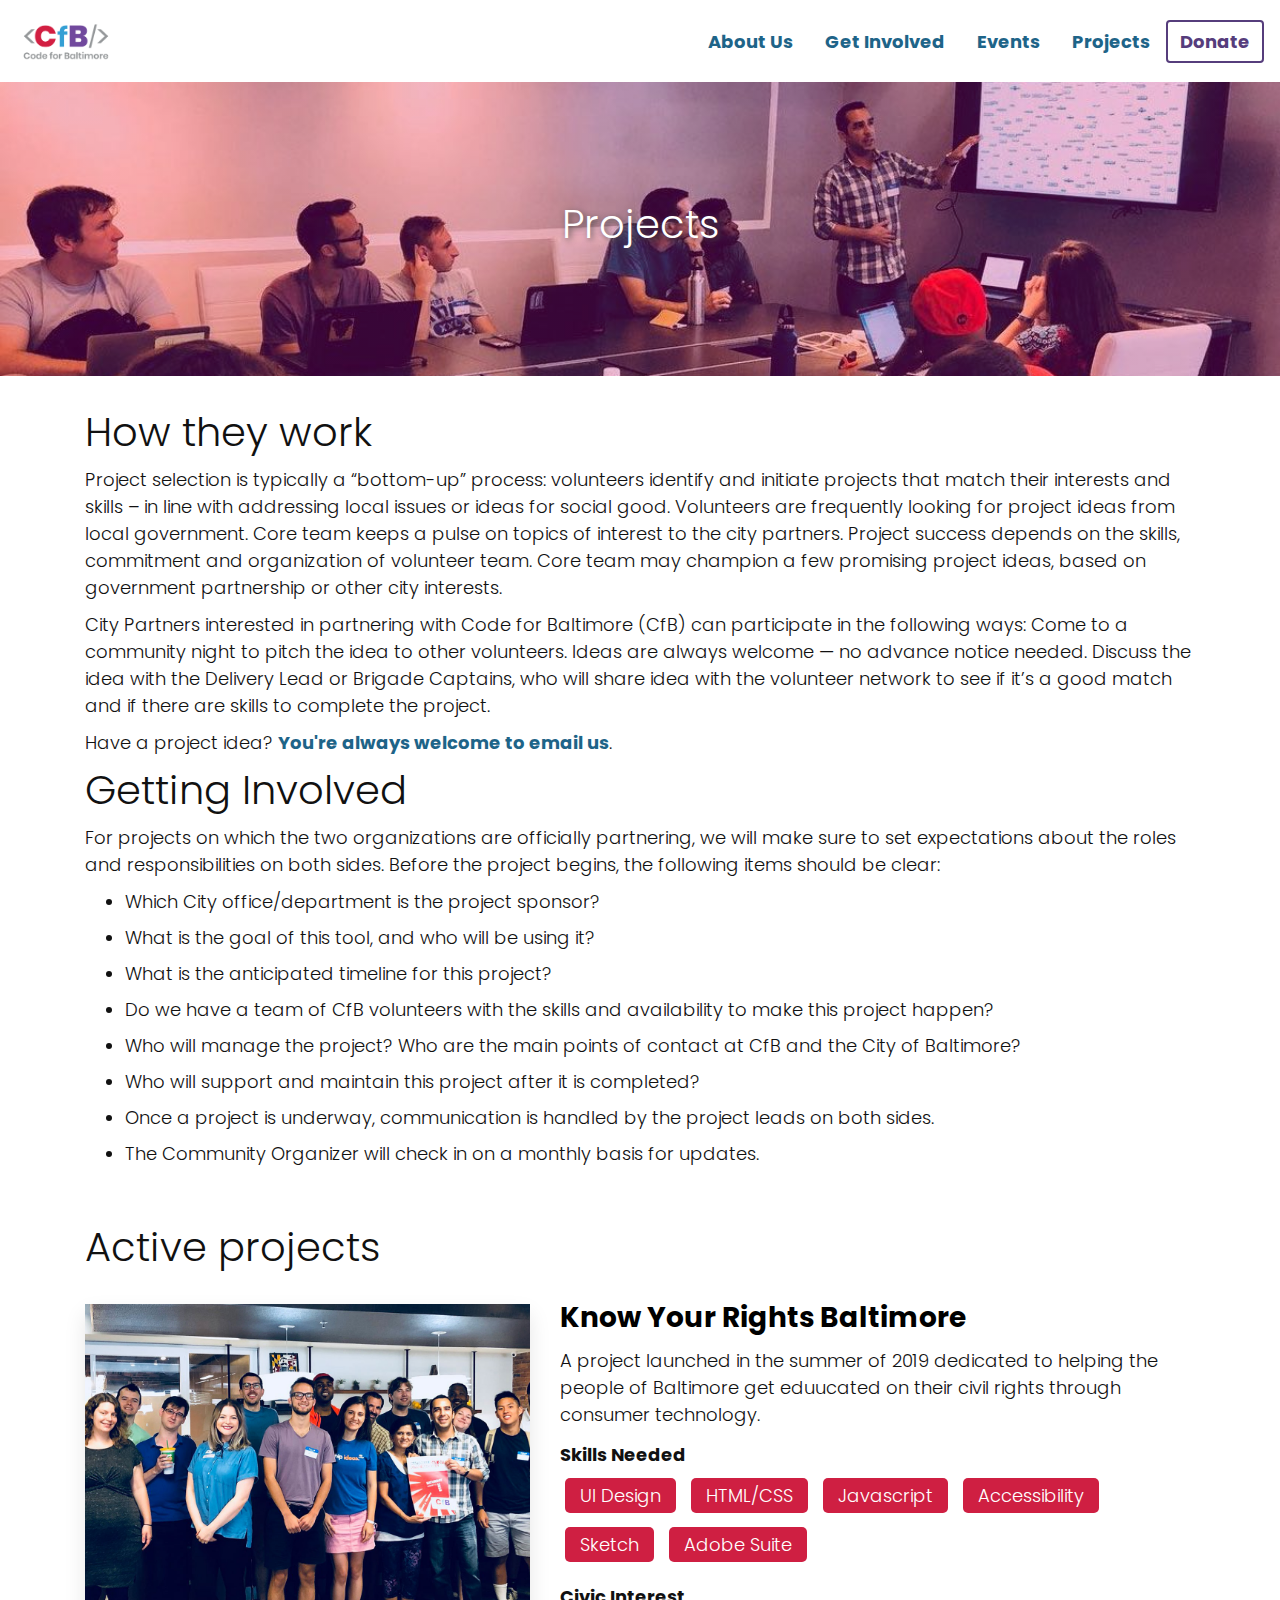
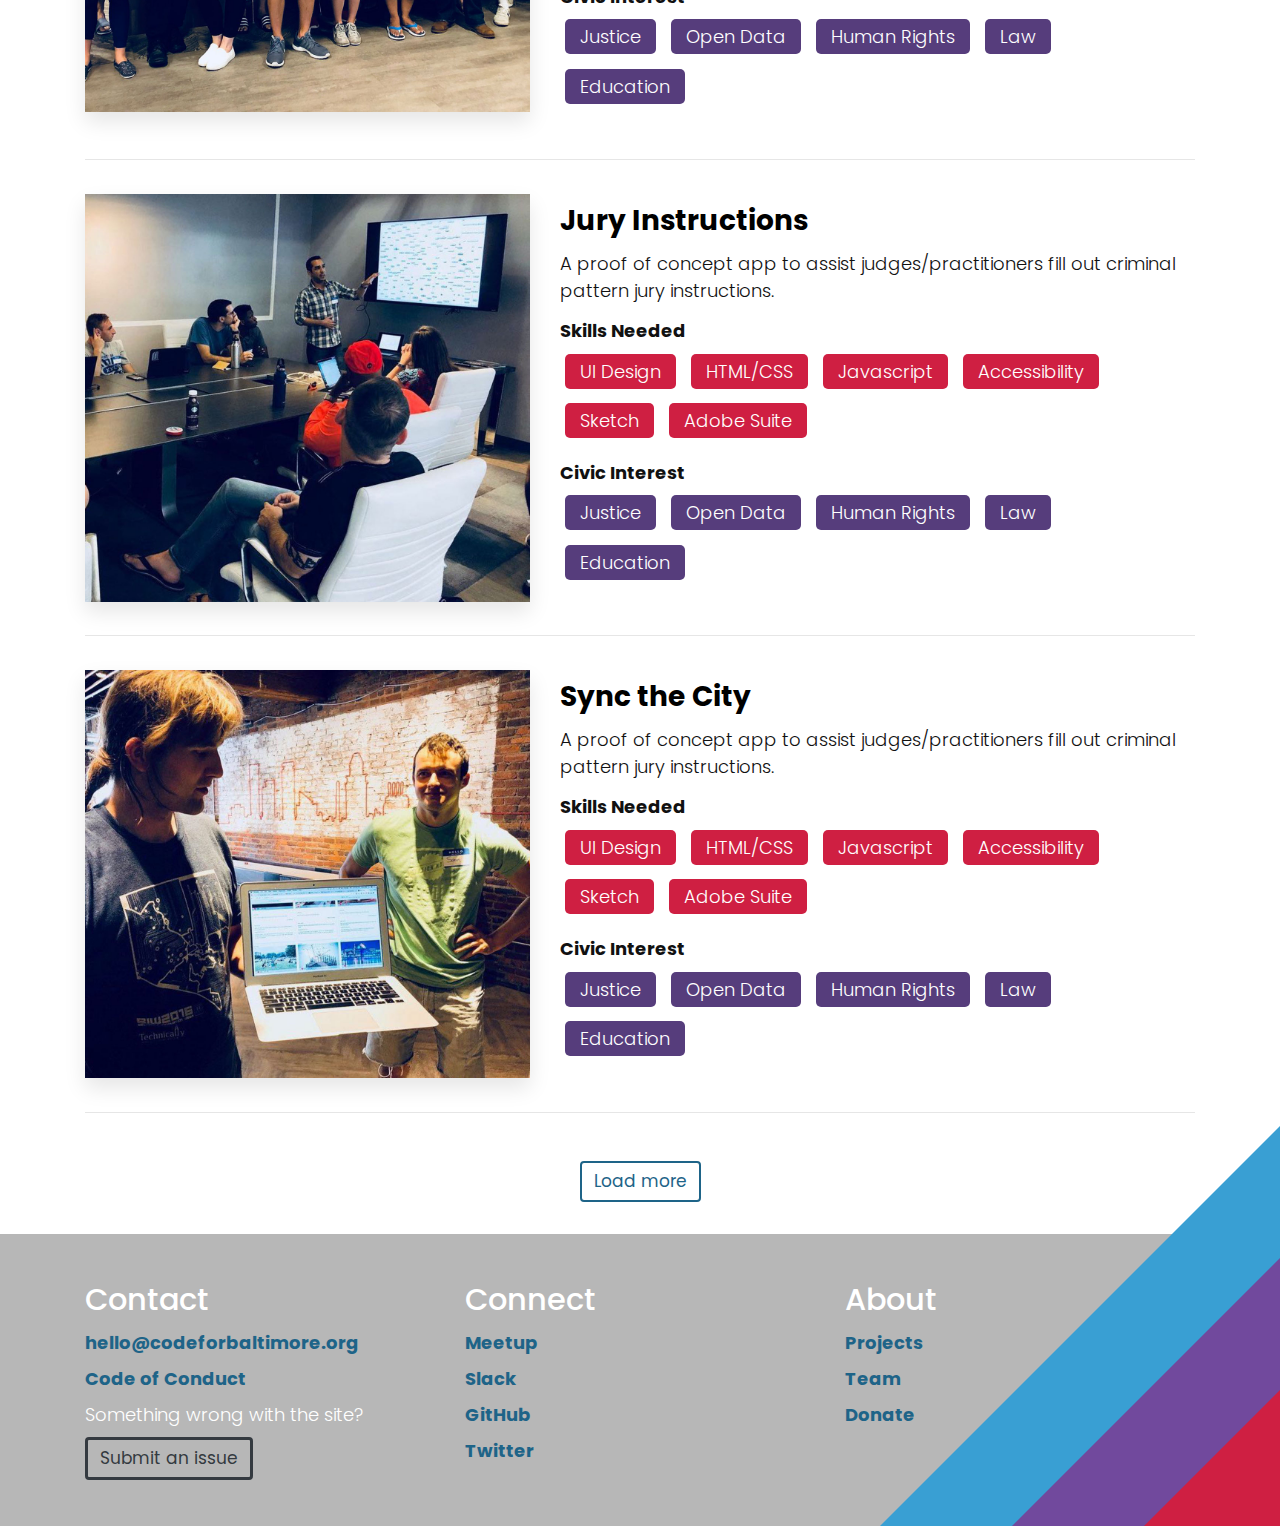
<file: projects.html>
<!DOCTYPE html>
<html>

  <head>

    <meta charset="utf-8">
    <meta http-equiv="X-UA-Compatible" content="IE=edge">
    <meta name="viewport" content="width=device-width, initial-scale=1">

    <link rel="shortcut icon" href="/favicon.ico" type="image/x-icon">
    <link rel="icon" href="/favicon.ico" type="image/x-icon">

    <title>Projects | Code For Baltimore</title>
    <meta name="description" content="Part of the Code for America Brigade network, we are a volunteer group of developers, designers, data geeks, and citizen activists who use creative technology to solve civic and social problems.">

  	<link href="https://fonts.googleapis.com/css?family=Poppins" rel="stylesheet">

    <link rel="stylesheet" href="https://stackpath.bootstrapcdn.com/bootstrap/4.4.1/css/bootstrap.min.css" integrity="sha384-Vkoo8x4CGsO3+Hhxv8T/Q5PaXtkKtu6ug5TOeNV6gBiFeWPGFN9MuhOf23Q9Ifjh" crossorigin="anonymous">
    <link rel="stylesheet" href="https://use.fontawesome.com/releases/v5.7.0/css/all.css" integrity="sha384-lZN37f5QGtY3VHgisS14W3ExzMWZxybE1SJSEsQp9S+oqd12jhcu+A56Ebc1zFSJ" crossorigin="anonymous">
    <link rel="stylesheet" href="css/cfb.css">
    <link rel="canonical" href="http://codeforbaltimore.org/">
    <link rel="alternate" type="application/rss+xml" title="Code For Baltimore" href="http://codeforbaltimore.org/feed.xml" />

  </head>

  <body>

    <nav class="navbar navbar-expand-lg navbar-light">
      <a class="navbar-brand" href="index.html">
        <img src="images/cfb_logo_full.png" width="100" height="56" class="d-inline-block align-top" alt="Code For Baltimore">
      </a>
      <button class="navbar-toggler" type="button" data-toggle="collapse" data-target="#navbarNavAltMarkup" aria-controls="navbarNavAltMarkup" aria-expanded="false" aria-label="Toggle navigation">
        <span class="navbar-toggler-icon"></span>
      </button>
      <div class="collapse navbar-collapse justify-content-end" id="navbarNavAltMarkup">
        <div class="navbar-nav align-items-center">
          <a class="nav-item nav-link effect-underline" href="about-us.html">About Us</a>
          <a class="nav-item nav-link effect-underline" href="get-involved.html">Get Involved</a>
          <a class="nav-item nav-link effect-underline" href="events.html">Events</a>
          <a class="nav-item nav-link effect-underline" href="projects.html">Projects</a>
          <a role="button" class="btn btn-outline-primary" href="donate.html">Donate</a>
        </div>
      </div>
    </nav>

    <!-- Main jumbotron for a primary marketing message or call to action -->
    <div class="jumbotron jumbotron-projects">
      <div class="container">
        <div class="d-block flex-row text-center py-1">
          <h1 class="display-4">Projects</h1>
        </div>
      </div>
    </div>

    <div class="container">

      <div class="row py-4">

        <div class="col-sm-12 py-2 my-auto">
          <h3 class="display-4">How they work</h3>
          <p>Project selection is typically a “bottom-up” process: volunteers identify and initiate projects that match their interests and skills – in line with addressing local issues or ideas for social good. Volunteers are frequently looking for project ideas from local government. Core team keeps a pulse on topics of interest to the city partners. Project success depends on the skills, commitment and organization of volunteer team. Core team may champion a few promising project ideas, based on government partnership or other city interests.</p>
          <p>City Partners interested in partnering with Code for Baltimore (CfB) can participate in the following ways: Come to a community night to pitch the idea to other volunteers. Ideas are always welcome — no advance notice needed. Discuss the idea with the Delivery Lead or Brigade Captains, who will share idea with the volunteer network to see if it’s a good match and if there are skills to complete the project.</p>
          <p>Have a project idea? <a href="mailto:hello@codeforbaltimore.org">You're always welcome to email us</a>.</p>
          <h3 class="display-4">Getting Involved</h3>
          <p>For projects on which the two organizations are officially partnering, we will make sure to set expectations about the roles and responsibilities on both sides. Before the project begins, the following items should be clear:
          <ul>
            <li>Which City office/department is the project sponsor?</li>
            <li>What is the goal of this tool, and who will be using it?</li>
            <li>What is the anticipated timeline for this project?</li>
            <li>Do we have a team of CfB volunteers with the skills and availability to make this project happen?</li>
            <li>Who will manage the project? Who are the main points of contact at CfB and the City of Baltimore?</li>
            <li>Who will support and maintain this project after it is completed?</li>
            <li>Once a project is underway, communication is handled by the project leads on both sides.</li>
            <li>The Community Organizer will check in on a monthly basis for updates.</li>
          </ul>
          </p>
        </div>

      </div>

      <div class="row py-2" id="projects">

        <div class="col-sm-12">
          <h2 class="display-4">Active projects</h2>
        </div>

        <div class="col-lg-5 my-auto img-hov">
          <a href="https://github.com/CodeForBaltimore/KnowYourRightsBaltimore"><img src="images/know-your-rights-1200x1100.jpg" class="img-fluid" alt="Know Your Rights Code for Baltimore project"></a>
        </div>
        <div class="col-lg-7 py-2 my-auto">
          <h3 class="display-4"><a href="https://github.com/CodeForBaltimore/KnowYourRightsBaltimore">Know Your Rights Baltimore</a></h3>
          <p>A project launched in the summer of 2019 dedicated to helping the people of Baltimore get eduucated on their civil rights through consumer technology.<!-- <a href="https://github.com/CodeForBaltimore/KnowYourRightsBaltimore">Learn more</a>--> </p>
          <div class="my-3 skills-list">
            <h5>Skills Needed</h5>
            <ul>
              <li>UI Design</li>
              <li>HTML/CSS</li>
              <li>Javascript</li>
              <li>Accessibility</li>
              <li>Sketch</li>
              <li>Adobe Suite</li>
            </ul>
          </div>
          <div class="my-3 civic-list">
            <h5 >Civic Interest</h5>
            <ul>
              <li>Justice</li>
              <li>Open Data</li>
              <li>Human Rights</li>
              <li>Law</li>
              <li>Education</li>
            </ul>
          </div>
        </div>
        <div class="col-sm-12 py-2 my-auto">
          <hr/>
        </div>

        <div class="col-lg-5 my-auto img-hov">
          <a href="https://github.com/CodeForBaltimore/JuryInstructions"><img src="images/jury-instructions-1200x100.jpg" class="img-fluid" alt="Jury Instructions Code for Baltimore project"></a>
        </div>
        <div class="col-lg-7 py-2 my-auto">
          <h3 class="display-4"><a href="https://github.com/CodeForBaltimore/JuryInstructions">Jury Instructions</a></h3>
          <p>A proof of concept app to assist judges/practitioners fill out criminal pattern jury instructions.<!-- <a href="https://github.com/CodeForBaltimore/KnowYourRightsBaltimore">Learn more</a>--> </p>
          <div class="my-3 skills-list">
            <h5>Skills Needed</h5>
            <ul>
              <li>UI Design</li>
              <li>HTML/CSS</li>
              <li>Javascript</li>
              <li>Accessibility</li>
              <li>Sketch</li>
              <li>Adobe Suite</li>
            </ul>
          </div>
          <div class="my-3 civic-list">
            <h5>Civic Interest</h5>
            <ul>
              <li>Justice</li>
              <li>Open Data</li>
              <li>Human Rights</li>
              <li>Law</li>
              <li>Education</li>
            </ul>
          </div>
        </div>
        <div class="col-sm-12 py-2 my-auto">
          <hr/>
        </div>

        <div class="col-lg-5 my-auto img-hov">
          <a href="https://github.com/syncthecity"><img src="images/sync-city-1200x1100.jpg" class="img-fluid" alt="Sync the City Code for Baltimore project"></a>
        </div>
        <div class="col-lg-7 py-2 my-auto">
          <h3 class="display-4"><a href="https://github.com/syncthecity">Sync the City</a></h3>
          <p>A proof of concept app to assist judges/practitioners fill out criminal pattern jury instructions.<!-- <a href="https://github.com/CodeForBaltimore/KnowYourRightsBaltimore">Learn more</a>--> </p>
          <div class="my-3 skills-list">
            <h5>Skills Needed</h5>
            <ul>
              <li>UI Design</li>
              <li>HTML/CSS</li>
              <li>Javascript</li>
              <li>Accessibility</li>
              <li>Sketch</li>
              <li>Adobe Suite</li>
            </ul>
          </div>
          <div class="my-3 civic-list">
            <h5>Civic Interest</h5>
            <ul>
              <li>Justice</li>
              <li>Open Data</li>
              <li>Human Rights</li>
              <li>Law</li>
              <li>Education</li>
            </ul>
          </div>
        </div>
        <div class="col-sm-12 py-2 my-auto">
          <hr/>
        </div>

        <div class="col-sm-12 py-4 my-auto text-center">
          <a role="button" class="btn btn-outline-primary text-center" href="#">Load more</a>
        </div>

      </div>

    </div>

    <footer class="site-footer t-margin--top l-before-angled" style="margin-top: 0rem;">

      <svg xmlns="http://www.w3.org/2000/svg"  width="100px" height="100px" viewBox="0 0 100 100" version="1.1" class="corner_btm">
        <g>
          <path d="M 0,100 100,100 100,0 Z" style="fill:#399fd3"/>
          <path d="M 33,100 100,100 100,33 Z" style="fill:#71499d"/>
          <path d="M 66,100 100,100 100,66 Z" style="fill:#cf1f42"/>
        </g>
      </svg>

      <div class="container">
        <div class="row">
          <div class="col-sm">
            <h2>Contact</h2>
            <ul>
              <li><a href="mailto:hello@codeforbaltimore.org">hello@codeforbaltimore.org</a></li>
              <li><a href="code-for-conduct.html">Code of Conduct</a></li>
              <li>Something wrong with the site?</li>
              <a role="button" class="btn btn-outline-dark" href="https://github.com/CodeForBaltimore/codeforbaltimore.github.io/issues">Submit an issue</a>
            </ul>
          </div>
          <div class="col-sm">
            <h2>Connect</h2>
            <ul>
              <li><a href="https://www.meetup.com/Code-for-Baltimore/" target="_blank">Meetup</a></li>
              <li><a href="https://join.slack.com/t/codeforbaltimoreteam/shared_invite/enQtMzYxNzgzNDIyOTQ4LTBhOTdhY2JlZmJhZGQ2ZDZhM2E0MWRhYTYwM2EwZDk1MDU4MTFhNTM0YjVlNTE2YjYyYmY2Y2Q0MzE3MjQxMzI" target="_blank">Slack</a></li>
              <li><a href="https://github.com/CodeForBaltimore" target="_blank">GitHub</a></li>
              <li><a href="https://twitter.com/@codeforbmore" target="_blank">Twitter</a></li>
            </ul>
          </div>
          <div class="col-sm">
            <h2>About</h2>
            <ul>
              <li><a href="projects.html">Projects</a></li>
              <li><a href="about-us.html#team">Team</a></li>
              <li><a href="donate.html">Donate</a></li>
            </ul>
          </div>
        </div>
      </div>

  </footer>

  <script src="js/cfb.js"></script>
  <script src="https://code.jquery.com/jquery-3.4.1.slim.min.js" integrity="sha384-J6qa4849blE2+poT4WnyKhv5vZF5SrPo0iEjwBvKU7imGFAV0wwj1yYfoRSJoZ+n" crossorigin="anonymous"></script>
  <script src="https://cdn.jsdelivr.net/npm/popper.js@1.16.0/dist/umd/popper.min.js" integrity="sha384-Q6E9RHvbIyZFJoft+2mJbHaEWldlvI9IOYy5n3zV9zzTtmI3UksdQRVvoxMfooAo" crossorigin="anonymous"></script>
  <script src="https://stackpath.bootstrapcdn.com/bootstrap/4.4.1/js/bootstrap.min.js" integrity="sha384-wfSDF2E50Y2D1uUdj0O3uMBJnjuUD4Ih7YwaYd1iqfktj0Uod8GCExl3Og8ifwB6" crossorigin="anonymous"></script>
  <script>
    (function(i,s,o,g,r,a,m){i['GoogleAnalyticsObject']=r;i[r]=i[r]||function(){
    (i[r].q=i[r].q||[]).push(arguments)},i[r].l=1*new Date();a=s.createElement(o),
    m=s.getElementsByTagName(o)[0];a.async=1;a.src=g;m.parentNode.insertBefore(a,m)
    })(window,document,'script','//www.google-analytics.com/analytics.js','ga');

    ga('create', 'INSERT_GA_ID', 'auto');
    ga('send', 'pageview');

  </script>

</body>

</html>
</file>
<file: css/cfb.css>
html{
	-webkit-box-sizing:border-box;
	-moz-box-sizing:border-box;
	box-sizing:border-box
}

h1,h2,h3,h4,h5,h6,p  {margin-bottom:10px}


html,body{
	width:100%;
	overflow-x:hidden
}
body{
	font-family:"Poppins",sans-serif;
	font-size:18px;
	line-height:1.5;
	font-weight:300;
	color:#111;
	background-color:#fff;
	-webkit-font-smoothing:antialiased;
	-webkit-text-size-adjust:100%
}
/*@media screen and (max-width: 768px){
	body{
		font-size:14.4px
	}
}*/

/* Bootstrap CSS */

.navbar-expand-lg .navbar-nav .nav-link {color: #1e6488;}
.navbar-expand-lg .navbar-nav .nav-link:hover {color: #cf1f42 !important; text-decoration: underline;}

.navbar-nav .btn-outline-primary {
    color: #563d7c;
		border: 2px solid #563d7c;
    font-weight: 700;
		font-size: 18px;
}
.navbar-nav .btn-outline-primary:hover {
	background-color: #563d7c;
	color: white;
}
.navbar-expand-lg .navbar-nav .nav-link {
    padding-right: 1rem;
    padding-left: 1rem;
}

@media screen and (max-width: 768px) {
	.navbar-nav .btn-outline-primary {
			border: 1px solid #563d7c;
			font-size: 15px;
	}
	.navbar-expand-lg .navbar-nav .nav-link {font-size: 16px; padding: .70rem 1rem;}
}
.jumbotron {
  background: linear-gradient(90deg, rgba(23,0,255,0.18951330532212884) 100%, rgba(104,121,9,0.29315476190476186) 100%),url(../images/cfb-jumbo-header.jpg);
  background-size: cover;
	color: #fff;
	border-radius: 0;
	margin-bottom: 0;
}
.jumbotron .container {margin: 50px auto;}
.jumbotron h1 {text-shadow: 2px 2px 6px #4c4c4c;}
.intro-action img {max-width: 125px;}
.intro-action .btn-outline-primary {color: #1e6488; border: 2px solid #1e6488; font-size: 17px;}
.intro-action .btn-outline-primary:hover {background-color: #1e6488; color: white;}

.carousel {z-index: 99;}
.carousel-inner {
	height: 100%;
	background: linear-gradient(90deg, rgba(9,67,121,0.5144432773109244) 100%, rgba(4,0,36,0.5844712885154062) 100%, rgba(0,212,255,1) 100%);
}
.carousel-item {height: 40vw; position: relative;}
.carousel-item img {
	-webkit-filter: brightness(0.75);
	filter: brightness(0.75);
}
.carousel-item .content {
	position: absolute;
  bottom: 0;
  color: #f1f1f1;
  width: 100%;
  padding: 5rem;
	text-shadow: 2px 2px 12px #000000;
}

.carousel-item .content h3 {text-shadow: 2px 2px 12px #000000;}

@media screen and (max-width: 768px) {
	.carousel-item .content {
		padding: 3rem;
	}
	.carousel-item .display-4 {
		font-size: 1.5rem !important;
	}
	.carousel-item {height: 100% !important;}
	.carousel-inner .btn {padding: .275rem .75rem;}
}

footer {color: white !important;}
footer ul {list-style-type: none; padding-left: 0px;}
footer a:hover {color: #cf1f42 !important;}
footer .btn-outline-dark {border: 3px solid; font-size: 17px;}
@media screen and (max-width: 768px) {
	footer .btn-outline-dark {border: 2px solid; font-size: 14.4px;}
	footer ul {padding-left: 0px;}
}

.display-4 {
	font-size: 2.5rem;
}
@media screen and (max-width: 768px) {
.display-4 {font-size: 2.0rem !important;}
}
/* About CSS */

.embed-container {
	position: relative;
	padding-bottom: 56.25%;
	height: 0;
	overflow: hidden;
	max-width: 100%;
}
.embed-container iframe, .embed-container object, .embed-container embed {
	position: absolute;
	top: 0;
	left: 0;
	width: 100%;
	height: 100%;
}

#team h4 {
	margin-bottom: 0;
}
#team img {border-radius: 50%}
#team .text-muted {margin-bottom: 5px;}

/* Get Involved CSS*/

.jumbotron-involved {
  background: linear-gradient(90deg, rgba(0,243,255,0.15870098039215685) 100%, rgba(9,67,121,0.5144432773109244) 100%),url(../images/cfb-involved-header.jpg);
  background-size: cover;
	color: #fff;
	border-radius: 0;
	margin-bottom: 0;
	background-position: 50% 30%;
}
.jumbotron-involved .container {margin: 50px auto;}

@media screen and (max-width: 768px) {
	#welcome .p-4 { padding: 1rem!important; }
	#about-us .p-4 { padding: 1rem!important; }
	#upcoming-events .p-4 { padding: 0rem!important; }
	.embed-responsive {width: 85%; margin: auto;}
}


.embed-responsive-16by9::before {
    padding-top: 200% !important;
}

/* Events CSS*/

#upcoming-events .btn-outline-primary {color: #1e6488; border: 2px solid #1e6488; font-size: 17px;}
#upcoming-events .btn-outline-primary:hover {background-color: #1e6488; color: white;}

.jumbotron-events{
  background: linear-gradient(90deg, rgba(0,67,255,0.3575805322128851) 100%, rgba(9,67,121,0.5144432773109244) 100%),url(../images/events-header1.jpg);
  background-size: cover;
	color: #fff;
	border-radius: 0;
	margin-bottom: 0;
	background-position: 50% 60%;
}


/* Projects CSS */

.jumbotron-projects {
  background: linear-gradient(90deg, rgba(255,0,93,0.22032563025210083) 100%, rgba(9,67,121,0.5144432773109244) 100%),url(../images/cfb_project_caro5.jpg);
  background-size: cover;
	color: #fff;
	border-radius: 0;
	margin-bottom: 0;
	background-position: 50% 20%;
}

#projects h3 a {font-size: 1.75rem; margin-bottom: 10px; color: black;}
#projects h3 a:hover {color: #cf1f42 !important;}
#projects h5 {margin-bottom: 5px; font-weight: bold;}
#projects img {
	box-shadow: 0 10px 20px rgba(0, 0, 0, .1);
	transition: box-shadow .4s, transform .4s;
}
#projects img:hover {box-shadow:0 20px 40px rgba(0, 0, 0, .3);}
#projects .skills-list li { background-color: #cf1f42;}
#projects .civic-list li { background-color: #563d7c;}

#projects ul {list-style-type: none; padding-left: 0; }

#projects ul, #projects li {
    display: inline;
    border-radius: 5px;
    margin: 0 5px;
    line-height: 2.75;
}

#projects li {
	margin-bottom: 0.5em;
	color: white;
  padding: 5px 15px;
}

#projects li:first-child {
   margin-left: 0;
}

.img-hov {transition: box-shadow .4s, transform .4s;}

#projects .btn-outline-primary {color: #1e6488; border: 2px solid #1e6488; font-size: 17px;}
#projects .btn-outline-primary:hover {background-color: #1e6488; color: white;}


/* Donate CSS*/

.jumbotron-donate {
  background: linear-gradient(90deg, rgba(0,255,151,0.15029761904761907) 100%, rgba(104,121,9,0.29315476190476186) 100%),url(../images/donate-header.jpg);
  background-size: cover;
	color: #fff;
	border-radius: 0;
	margin-bottom: 0;
	background-position: 50% 45%;
}

#donate .btn-outline-primary {
	color: #563d7c;
	border: 2px solid #563d7c;
}

#donate .btn-outline-primary:hover {
		background-color: #563d7c;
		color: white;
}


/* For tabs on future Projects page */

  /* Style the tab */
  #tab {
  	overflow: hidden;
    text-align: center;
  }


  /* Style the buttons that are used to open the tab content */
  #tab button {
    background-color: #1e6488;
    color: white;
    border-bottom: none;
    font-size: 18px;
    padding: 10px;
    width: 30%;
    /*transform: skew(-22deg);*/
    border-radius: 5px;
  }

@media (max-width:767px) {

  #tab .mx-2 {margin-left: .15rem!important; margin-right: .15rem!important;}

}
  /* Change background color of buttons on hover */
  #tab button:hover {
  	background-color: #1e6488;
  	color: white;
  }

  /* Create an active/current tablink class */
  #tab button.active {
    background-color: #399fd3;
    color: white;
  }

  /* Style the tab content */
  .tabcontent {
  	display: none;
  	padding: 6px 12px;
  	outline: none;
  }






/* Previous/Before Bootstrap CfB code*/


*,*:before,*:after{
	-webkit-box-sizing:inherit;
	-moz-box-sizing:inherit;
	box-sizing:inherit
}



.t-serif{
	font-family:"Poppins",sans-serif
}
.t-serif-italic{
	font-family:"Poppins",sans-serif;
	font-style:italic
}
.t-sans{
	font-family:"Poppins",sans-serif;
	font-weight:400
}
.t-sans-bold{
	font-family:"Poppins",sans-serif;
	font-weight:700
}
.t-h5,h5{
	font-size:18px
}
.t-h4,h4{
	font-size:18px
}
.t-h3,.t-lead,h3{
	font-size:23.4px
}
.t-h2,h2{
	font-size:30.42px;
	position:relative
}
.t-h1,h1{
	font-size:51.4098px
}
@media screen and (max-width: 768px){
	.t-h5,h5{
		font-size:18px
}
	.t-h4,h4{
		font-size:18px
}
	.t-h3,.t-lead,h3{
		font-size:21.6px
}
	.t-h2,h2{
		font-size:25.92px
}
	.t-h1,h1{
		font-size:37.3248px
}
}

img{
	max-width:100%;
	vertical-align:middle
}
hr{
	border-top:1px solid #e6e6e6;
	border-bottom:none
}
address{
	font-size:0.9rem
}
figure>img{
	display:block
}
figcaption{
	font-size:13.8461538462px
}
li{
	margin-bottom:0.5em
}
li>ul,li>ol{
	margin-bottom:0
}
h1,h2,h3,h4,h5,h6{
	font-family:"Poppins",sans-serif;
	line-height:1.2
}
blockquote{
	color:#6d6e71;
	padding-left:15px;
	font-size:1.3em;
	font-style:italic;
	padding:2em 0;
	font-family:"Poppins",sans-serif
}
blockquote:before{
	content:"\"";
	font-size:5em;
	vertical-align:bottom;
	line-height:0;
	padding-right:0.25em;
	opacity:0.2
}
pre,code{
	font-size:15px;
	border:1px solid #b7b7b7;
	border-radius:3px;
	background-color:#eef
}
code{
	padding:1px 5px
}
pre{
	padding:8px 12px;
	overflow-x:scroll
}
pre>code{
	border:0;
	padding-right:0;
	padding-left:0
}
.wrapper:after{
	content:"";
	display:table;
	clear:both
}
.svg-icon{
	height:5rem
}
html{
	background:#71499d
}
body{
	background:#fff
}
.wrapper{
	max-width:-webkit-calc(1200px - (30px * 2));
	max-width:calc(1200px - (30px * 2));
	margin-right:auto;
	margin-left:auto;
	padding-right:30px;
	padding-left:30px
}
@media screen and (max-width: 800px){
	.wrapper{
		max-width:-webkit-calc(1200px - (30px));
		max-width:calc(1200px - (30px));
		padding-right:15px;
		padding-left:15px
}
}
a{
	color:inherit;
	color:#1e6488;
	font-weight:700;
	transition:all 250ms ease-in-out
}
a:hover {color: #cf1f42 !important;}

.site-title{
	font-size:26px;
	line-height:56px;
	letter-spacing:-1px;
	margin-bottom:0;
	float:left
}
.site-title,.site-title:visited{
	color:#47484a
}
.site-footer{
	padding:30px 0;
	background:#b7b7b7;
	position:relative;
	margin-top:6rem;
	padding-top:3rem;
	color:#111;
	z-index:0
}
.contact-list,.social-media-list{
	list-style:none;
	margin-left:0
}
.page-content{
	min-height:30rem
}
.page-content section{
	margin-bottom:4rem
}
.page-heading{
	font-size:20px
}
.post-list{
	margin-left:0;
	list-style:none
}
.post-list>li{
	margin-bottom:30px
}
.post-meta{
	font-size:13.8461538462px;
	color:#6d6e71
}
.post-link{
	display:block;
	font-size:24px
}
.post-header{
	margin-bottom:30px
}
.post-title{
	font-size:42px;
	letter-spacing:-1px;
	line-height:1
}
@media screen and (max-width: 800px){
	.post-title{
		font-size:36px
}
}
.post-content{
	margin-bottom:30px
}
.post-content h2{
	font-size:32px
}
@media screen and (max-width: 800px){
	.post-content h2{
		font-size:28px
}
}
.post-content h3{
	font-size:26px
}
@media screen and (max-width: 800px){
	.post-content h3{
		font-size:22px
}
}
.post-content h4{
	font-size:20px
}
@media screen and (max-width: 800px){
	.post-content h4{
		font-size:18px
}
}
.btn-default,a.btn-default,.btn-primary,a.btn-primary,.btn-secondary,a.btn-secondary{
	font-size:1.2rem;
	padding:0.75em 1.5em;
	border:none;
	box-shadow:0px 2px 2px 0px rgba(0,0,0,0.2);
	border-bottom:4px solid rgba(0,0,0,0.2);
	border-radius:2px;
	cursor:pointer;
	transition:all 250ms ease-in-out;
	text-decoration:none;
	margin-top:0;
	margin-bottom:1rem;
	display:inline-block
}
.btn-default,a.btn-default{
	background:#47484a;
	color:#fff
}
.btn-default:hover,.btn-default:focus,a.btn-default:hover,a.btn-default:focus{
	background:#292a2b;
	color:#fff
}
.btn-primary,a.btn-primary{
	background:#71499d;
	color:#fff !important
}
.btn-primary:hover,.btn-primary:focus,a.btn-primary:hover,a.btn-primary:focus{
	background:#58397a
}
.btn-secondary, a.btn-secondary{
	background:#399fd3;
	color:#fff !important;
}
.btn-secondary:hover,.btn-secondary:focus,a.btn-secondary:hover,a.btn-secondary:focus{
	background:#267da9;
	color:#fff
}
.btn--small,a.btn--small{
	font-size:0.9em;
	line-height:1.2;
	padding:0.5em 1em;
	border-bottom-width:2px
}
.btn--large,a.btn--large{
	font-size:1.3em;
	padding:0.75em 2.5em;
	border-bottom-width:6px
}
.walkthrough-list{
	list-style:none;
	margin:2rem 0
}
.walkthrough-list li{
	counter-increment:step-counter;
	margin-left:6rem;
	margin-bottom:6rem;
	position:relative
}
.walkthrough-list li:before{
	content:counter(step-counter);
	color:#cf1f42;
	font-weight:700;
	font-size:6rem;
	display:block;
	border-radius:50%;
	position:absolute;
	left:-5rem;
	top:0
}
@media screen and (max-width: 600px){
	.walkthrough-list li{
		margin-left:0
}
	.walkthrough-list li:before{
		position:static
}
}
.loading #loaderIcon{
	display:block
}
#loaderIcon{
	display:none;
	height:3em
}
.site-header{
	border-top:5px solid #71499d;
	border-bottom:1px solid #b7b7b7;
	min-height:56px;
	padding:1rem;
	position:relative
}
.site-header .logo{
	float:left;
	text-decoration:none;
	border:none
}
.site-header .logo img{
	height:3rem
}
.site-nav{
	float:right;
	line-height:56px
}
.site-nav .menu-icon{
	display:none
}
.site-nav [class*="btn-"]{
	margin:0
}
.site-nav .page-link{
	text-decoration:none;
	margin:0 0.5rem
}
@media screen and (max-width: 768px){
	.site-nav{
		position:absolute;
		top:1rem;
		right:2rem;
		background-color:#fff;
		border:1px solid #b7b7b7;
		border-radius:4px;
		text-align:right;
		z-index:1
}
	.site-nav .menu-icon{
		display:block;
		float:right;
		width:4rem;
		height:3rem;
		line-height:0;
		text-align:center
}
	.site-nav .menu-icon>svg{
		width:50%;
		margin-top:15%
}
	.site-nav .menu-icon>svg path{
		fill:#6d6e71
}
	.site-nav .trigger{
		clear:both;
		display:none
}
	.site-nav:hover{
		left:2rem
}
	.site-nav:hover .trigger{
		display:block;
		padding-bottom:5px;
		text-align:center;
		padding:1rem
}
	.site-nav .page-link{
		display:block;
		padding:0.5em 0;
		font-size:1.5em
}
	.site-nav .page-link:not(:last-child){
		margin-right:0
}
}
.corner_btm{
	position:absolute;
	bottom:0;
	right:0;
	width:400px;
	height:400px;
	z-index:-1
}
.corner-bg-btm{
	background-image:url(#corner_btm);
	background-position:right bottom;
	color:#fff
}
label[for]{
	cursor:pointer
}
input{
	font-size:0.8rem;
	padding:0.5rem;
	display:block
}
input:not([type="checkbox"]),input:not([type="radio"]){
	display:inline-block
}
.page-links ul{
	margin:0;
	list-style:none
}
.site-header .page-links ul li{
	display:inline-block
}
@media screen and (max-width: 768px){
	.site-header .page-links ul li{
		display:block
}
}
.card{
	margin-bottom:1rem
}
.card--map{
	margin:0 auto;
	width:80%;
	max-width:50rem;
	overflow:auto;
	text-align:left
}
@media screen and (max-width: 767px){
	.card--map{
		width:95%
}
}
.card--map .card-content{
	float:left;
	padding:1.5rem;
	width:calc(100% - 15rem)
}
@media screen and (max-width: 767px){
	.card--map .card-content{
		width:100%
}
}
.card--map .card-img{
	float:right;
	width:15rem
}
@media screen and (max-width: 767px){
	.card--map .card-img{
		display:none
}
}
.card--no-map{
	margin:0 auto;
	width:80%;
	max-width:50rem;
	overflow:auto;
	text-align:center
}
@media screen and (max-width: 767px){
	.card--no-map{
		width:95%
}
}
.card--no-map .card-content{
	float:left;
	padding:1.5rem;
	width:100%
}
@media screen and (max-width: 767px){
	.card--no-map .card-content{
		width:100%
}
}
.hero{
	padding:2rem 0
}
.hero h1{
	font-size:6rem;
	line-height:1;
	font-weight:700
}
.hero .subheadline-above{
	font-size:1.5rem;
	margin:0
}
.hero a.cta{
	margin:2rem 0;
	padding:1.5rem 2.5rem;
	border-radius:4px;
	background:#71499d;
	color:#fff;
	text-decoration:none;
	box-shadow:0 2px 4px rgba(0,0,0,0.5)
}
.hero a.cta:hover{
	background:#58397a
}
.call-out{
	position:relative;
	background:white;
	z-index:0
}
.call-out::after{
	content:'';
	position:absolute;
	top:-10px;
	left:-10px;
	border-color:transparent;
	border-style:solid;
	border-width:20px;
	border-left-color:#399fd3;
	border-top-color:#399fd3;
	z-index:-1
}
.call-out::before{
	content:'';
	position:absolute;
	bottom:-10px;
	right:-10px;
	border-color:transparent;
	border-style:solid;
	border-width:20px;
	border-right-color:#399fd3;
	border-bottom-color:#399fd3;
	z-index:-1
}
.call-out-inner{
	background:#71499d;
	padding:10px;
	color:white
}
.call-out-red{
	background:#cf1f42;
	padding:10px;
	color:white
}
.panel{
	padding-top:5rem;
	padding-bottom:5rem
}
.hacknight-banner{
	background:#71499d;
	color:#fff
}
.hacknight-banner .cta-section{
	text-align:right
}
.page-title{
	text-align:center;
	margin:2rem 0
}
.notice{
	padding:1.4rem;
	margin:2rem 0
}
.notice.inline{
	display:inline-block
}
.notice.notice-positive{
	border:1px solid #399fd3;
	border-left:1em solid #399fd3
}
.three-up article p{
	min-height:10rem
}
.t-section-headline{
	padding:60px 0;
	text-align:center
}
@media screen and (max-width: 768px){
	.t-section-headline{
		padding:30px 0
}
}
.team-grid{
	margin:0 auto;
	text-align:center
}
.team-grid li{
	width:200px;
	display:inline-block;
	vertical-align:top;
	text-align:center;
	line-height:1.2;
	margin:10px
}
.team-grid img{
	padding-bottom:0.25em;
	padding-top:1em
}
.team-grid__name{
	font-size:1.2rem;
	padding-bottom:0.25em;
	font-weight:bold
}
.team-grid__role{
	font-size:0.938rem;
	color:#71499d
}
.jobs{
	list-style:none;
	margin-left:0;
	min-height:25rem
}
.jobs .job-listing{
	border-left:10px solid #b7b7b7;
	padding-left:1.5rem;
	margin-bottom:4rem;
	max-height:20rem;
	overflow:hidden;
	opacity:1;
	transition:max-height 500ms ease-in, opacity 250ms ease-in
}
.jobs .job-listing.hidden{
	max-height:0;
	margin:0;
	opacity:0
}
.jobs .listing{
	text-align:right
}
.job-controls{
	padding-bottom:1.5rem
}
.highlight{
	background:#fff
}
.highlight .c{
	color:#998;
	font-style:italic
}
.highlight .err{
	color:#a61717;
	background-color:#e3d2d2
}
.highlight .k{
	font-weight:bold
}
.highlight .o{
	font-weight:bold
}
.highlight .cm{
	color:#998;
	font-style:italic
}
.highlight .cp{
	color:#999;
	font-weight:bold
}
.highlight .c1{
	color:#998;
	font-style:italic
}
.highlight .cs{
	color:#999;
	font-weight:bold;
	font-style:italic
}
.highlight .gd{
	color:#000;
	background-color:#fdd
}
.highlight .gd .x{
	color:#000;
	background-color:#faa
}
.highlight .ge{
	font-style:italic
}
.highlight .gr{
	color:#a00
}
.highlight .gh{
	color:#999
}
.highlight .gi{
	color:#000;
	background-color:#dfd
}
.highlight .gi .x{
	color:#000;
	background-color:#afa
}
.highlight .go{
	color:#888
}
.highlight .gp{
	color:#555
}
.highlight .gs{
	font-weight:bold
}
.highlight .gu{
	color:#aaa
}
.highlight .gt{
	color:#a00
}
.highlight .kc{
	font-weight:bold
}
.highlight .kd{
	font-weight:bold
}
.highlight .kp{
	font-weight:bold
}
.highlight .kr{
	font-weight:bold
}
.highlight .kt{
	color:#458;
	font-weight:bold
}
.highlight .m{
	color:#099
}
.highlight .s{
	color:#d14
}
.highlight .na{
	color:teal
}
.highlight .nb{
	color:#0086B3
}
.highlight .nc{
	color:#458;
	font-weight:bold
}
.highlight .no{
	color:teal
}
.highlight .ni{
	color:purple
}
.highlight .ne{
	color:#900;
	font-weight:bold
}
.highlight .nf{
	color:#900;
	font-weight:bold
}
.highlight .nn{
	color:#555
}
.highlight .nt{
	color:navy
}
.highlight .nv{
	color:teal
}
.highlight .ow{
	font-weight:bold
}
.highlight .w{
	color:#bbb
}
.highlight .mf{
	color:#099
}
.highlight .mh{
	color:#099
}
.highlight .mi{
	color:#099
}
.highlight .mo{
	color:#099
}
.highlight .sb{
	color:#d14
}
.highlight .sc{
	color:#d14
}
.highlight .sd{
	color:#d14
}
.highlight .s2{
	color:#d14
}
.highlight .se{
	color:#d14
}
.highlight .sh{
	color:#d14
}
.highlight .si{
	color:#d14
}
.highlight .sx{
	color:#d14
}
.highlight .sr{
	color:#009926
}
.highlight .s1{
	color:#d14
}
.highlight .ss{
	color:#990073
}
.highlight .bp{
	color:#999
}
.highlight .vc{
	color:teal
}
.highlight .vg{
	color:teal
}
.highlight .vi{
	color:teal
}
.highlight .il{
	color:#099
}
</file>
